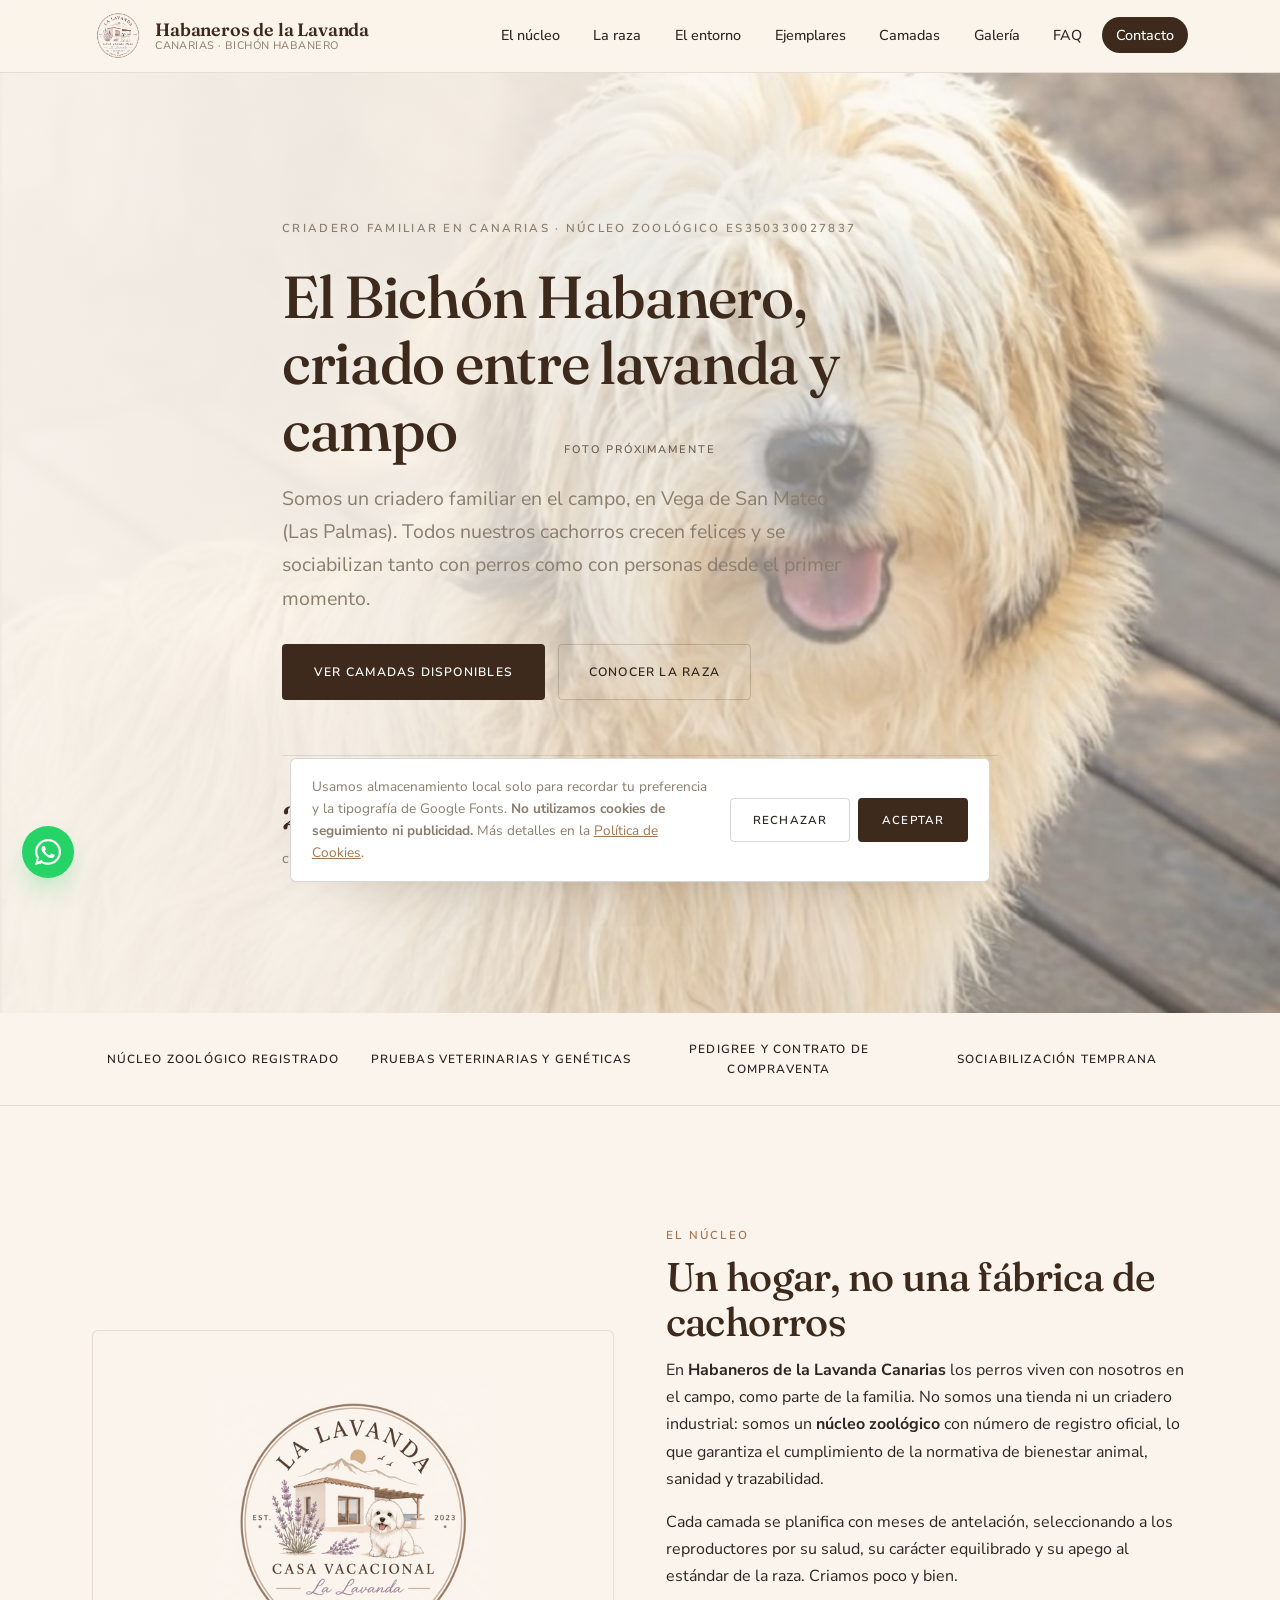
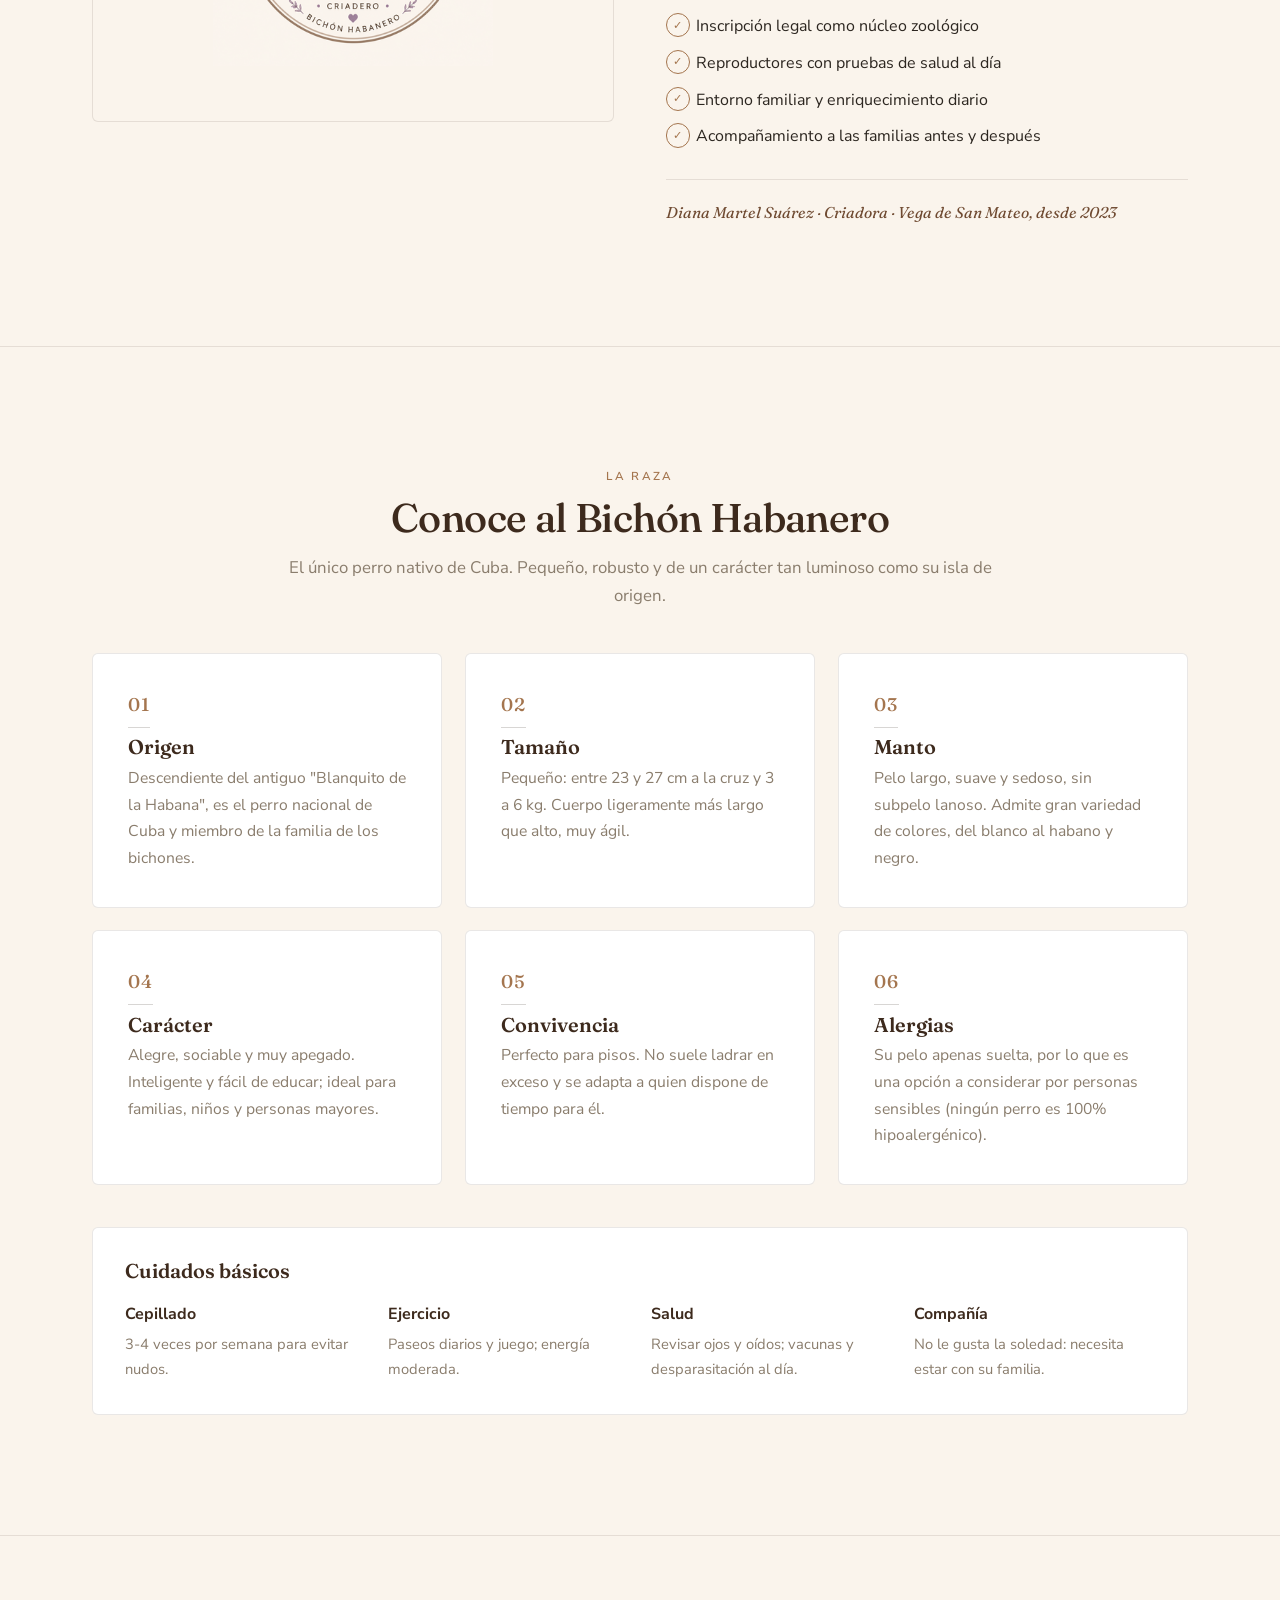
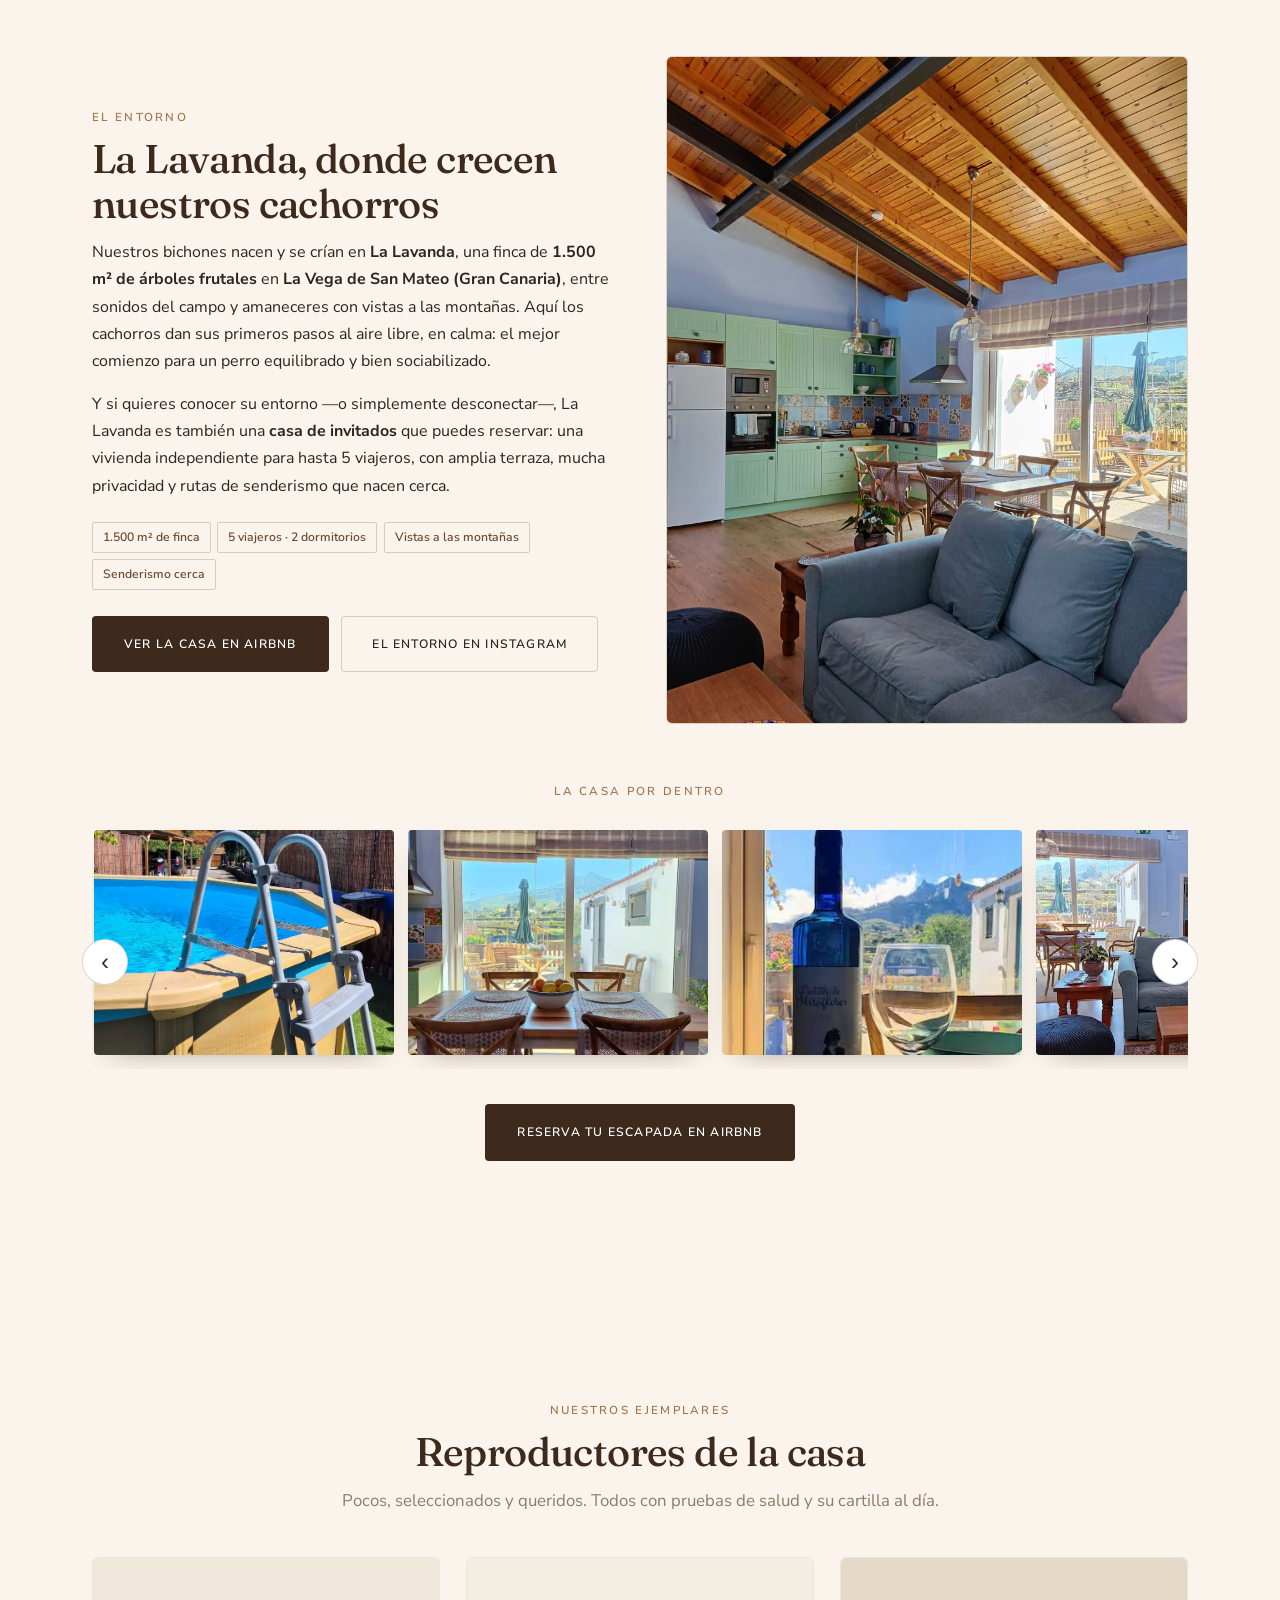
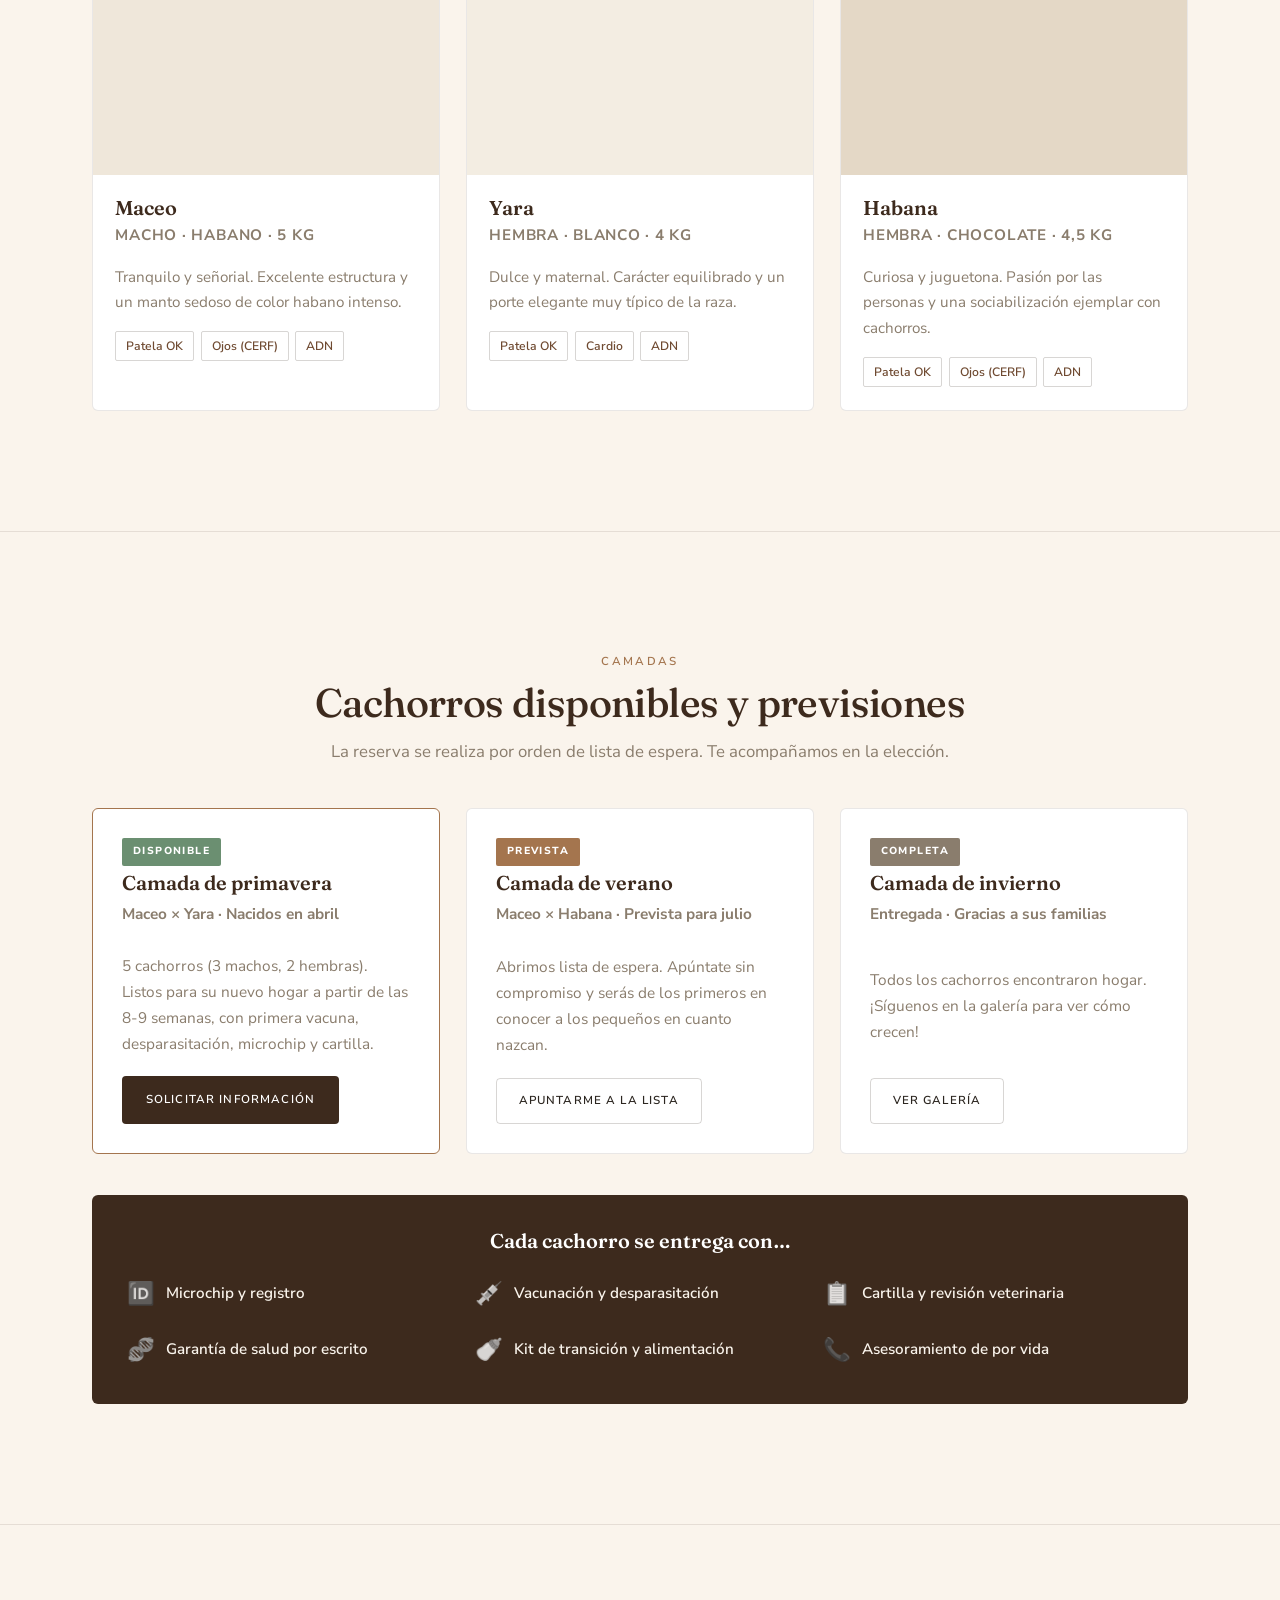
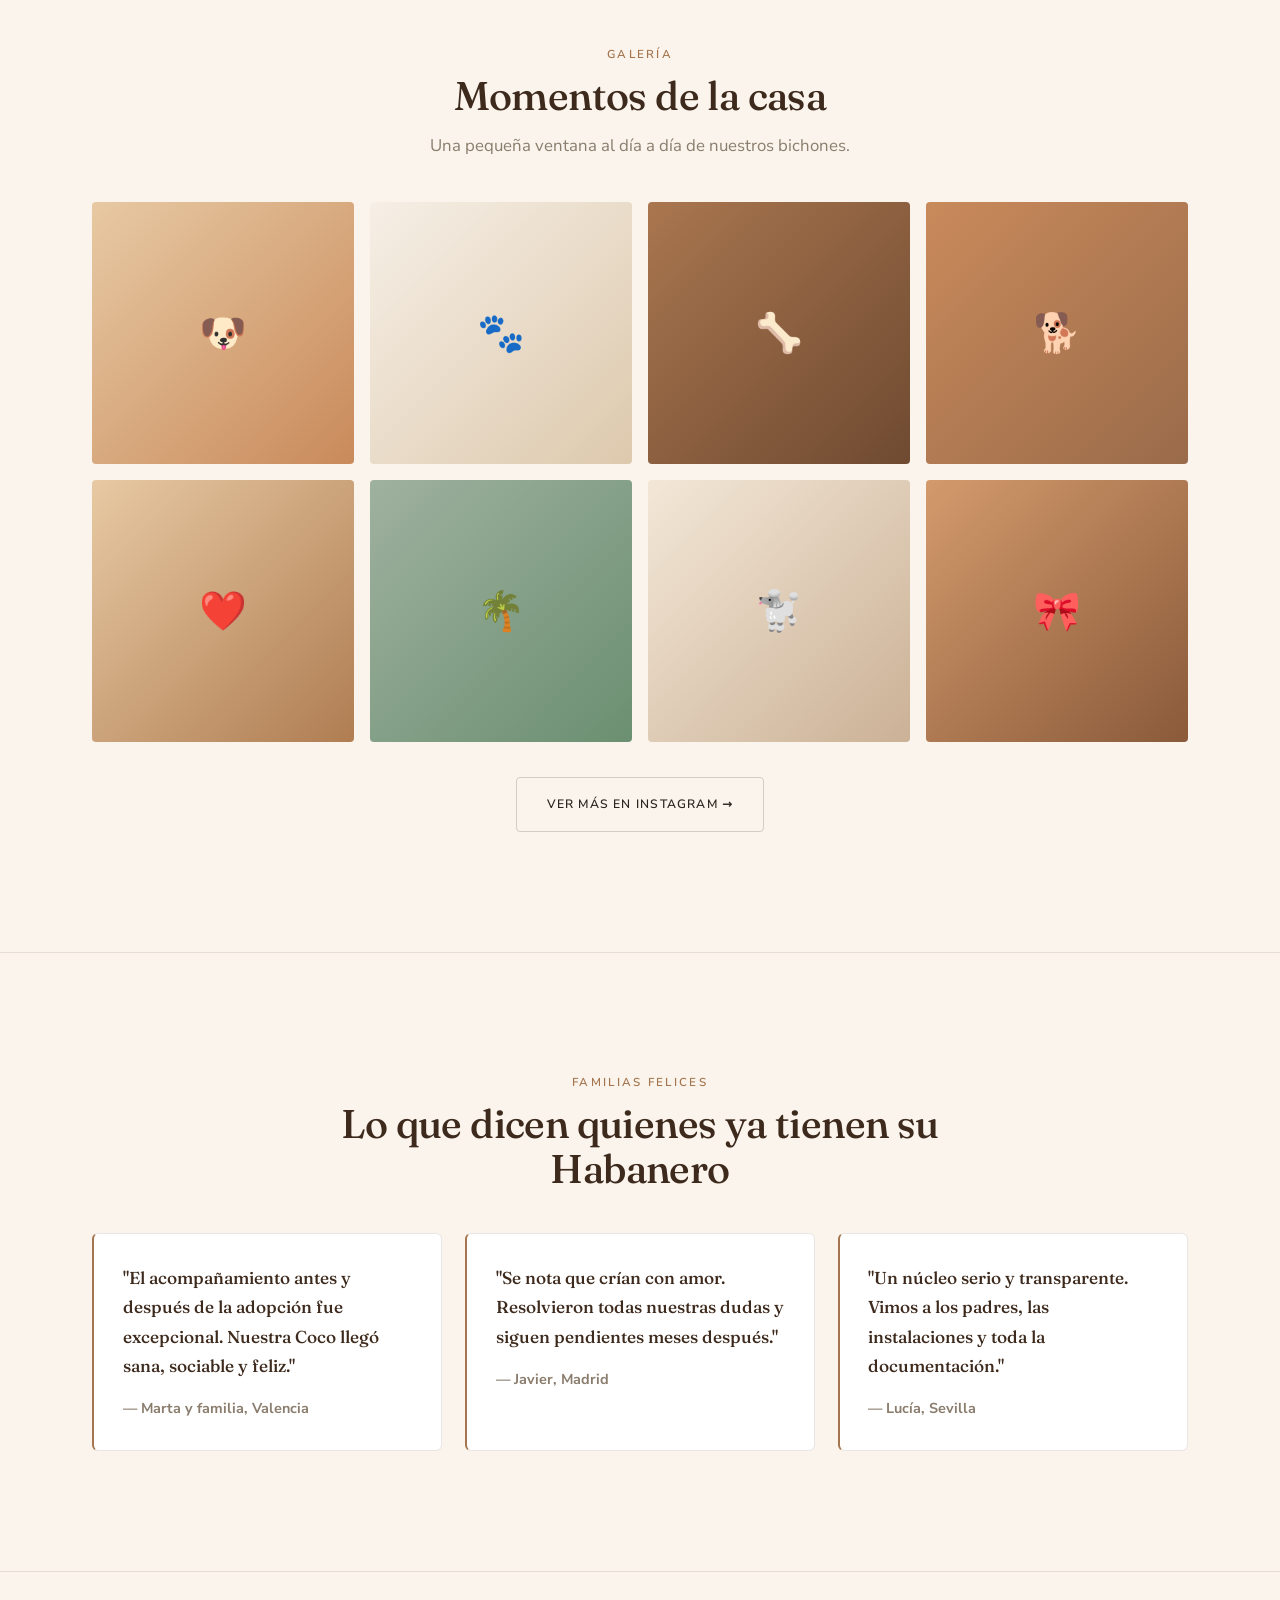
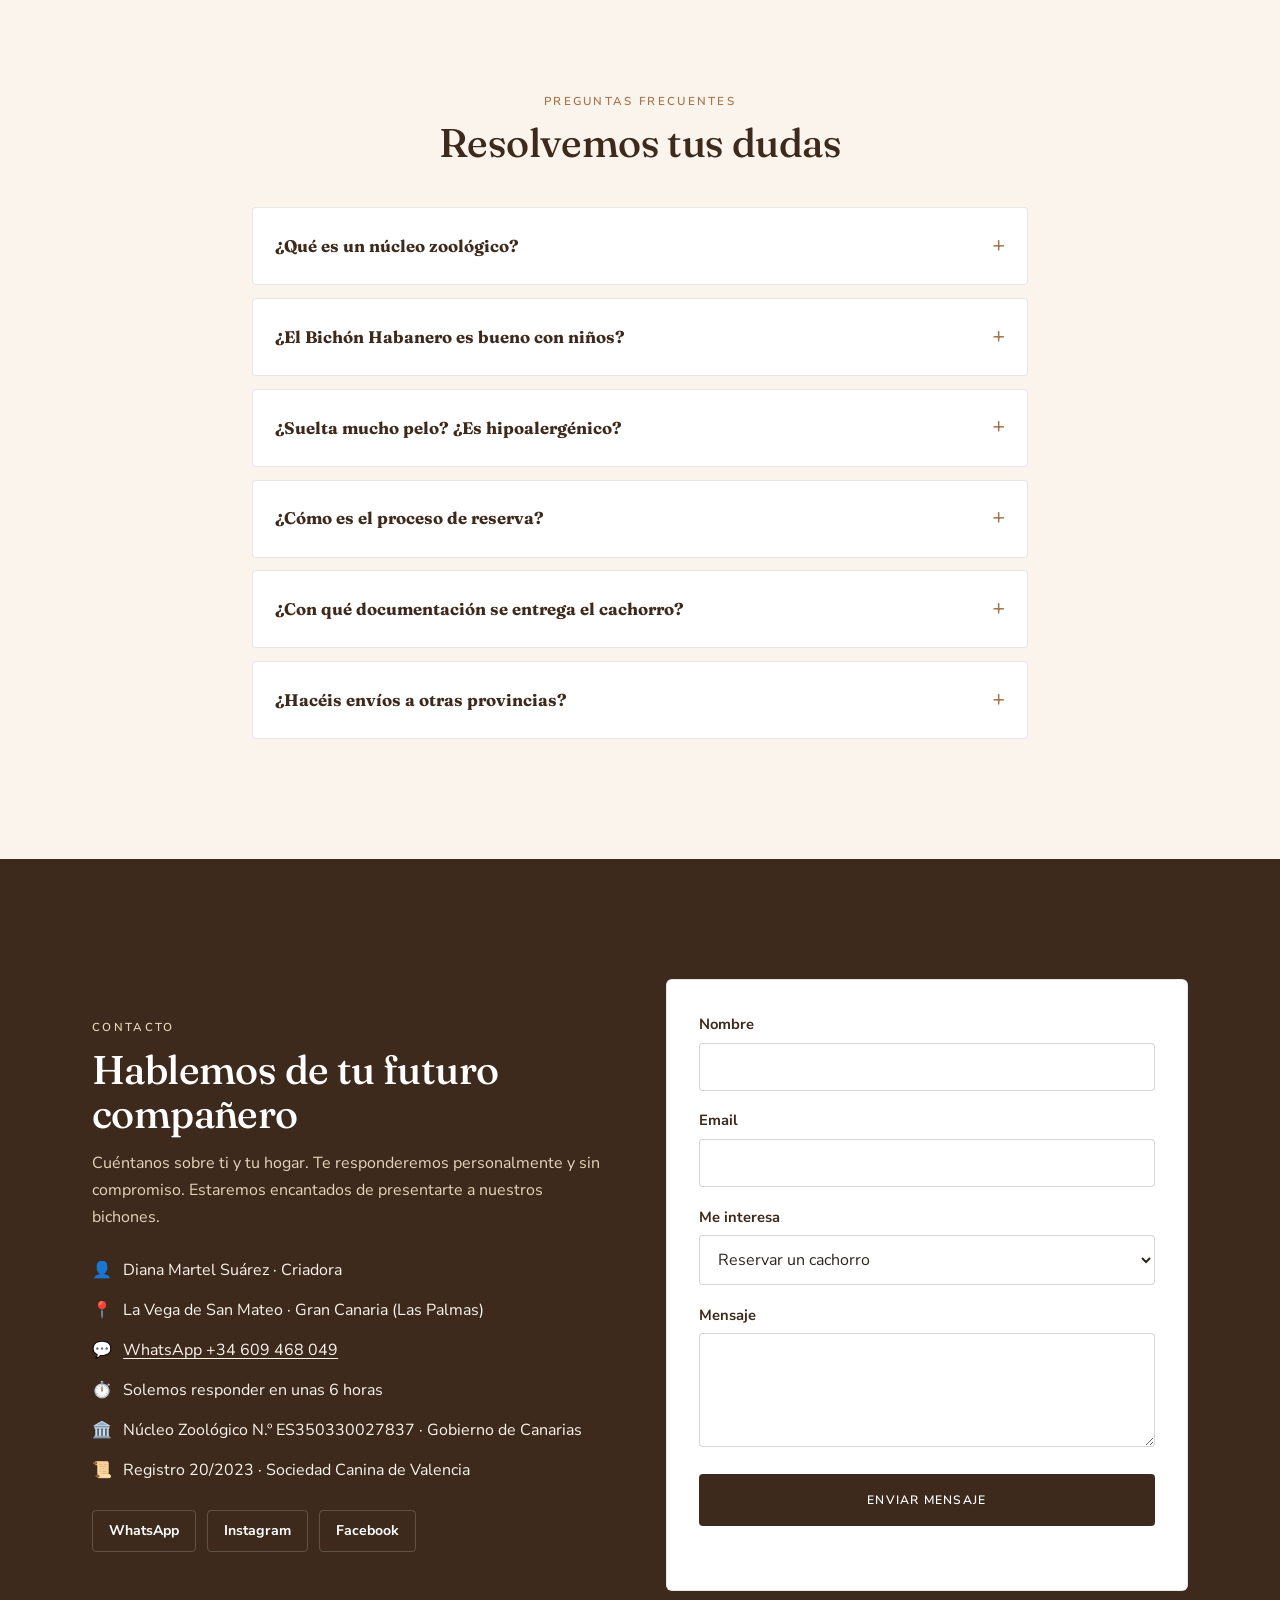
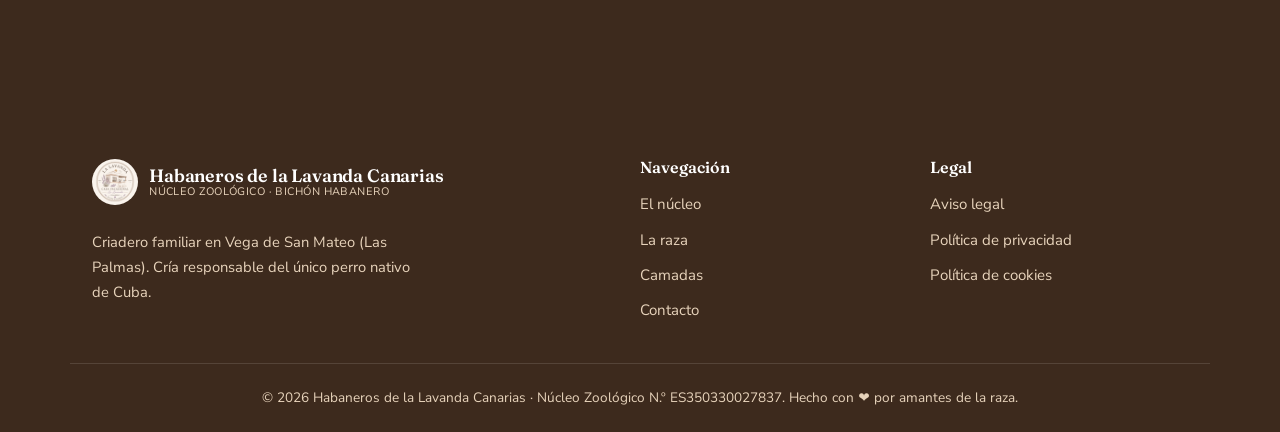
<file: index.html>
<!DOCTYPE html>
<html lang="es">
<head>
  <meta charset="UTF-8" />
  <meta name="viewport" content="width=device-width, initial-scale=1.0" />
  <title>Habaneros de la Lavanda Canarias · Criadero de Bichón Habanero</title>
  <meta name="description" content="Criadero familiar de Bichón Habanero en Vega de San Mateo (Las Palmas, Canarias). Núcleo zoológico registrado. Cachorros sanos, felices y sociabilizados desde el primer día." />
  <meta name="theme-color" content="#9a6b4a" />
  <link rel="preconnect" href="https://fonts.googleapis.com" />
  <link rel="preconnect" href="https://fonts.gstatic.com" crossorigin />
  <link href="https://fonts.googleapis.com/css2?family=Fraunces:opsz,wght@9..144,400;9..144,500;9..144,600;9..144,700&family=Nunito+Sans:wght@300;400;600;700&display=swap" rel="stylesheet" />
  <link rel="icon" href="assets/logo-favicon.png" type="image/png" />
  <link rel="stylesheet" href="css/styles.css" />
</head>
<body>
  <a class="skip-link" href="#contenido">Saltar al contenido</a>

  <!-- Barra de progreso de lectura -->
  <div class="scroll-progress" id="scrollProgress" aria-hidden="true"></div>

  <!-- ====== HEADER / NAV ====== -->
  <header class="site-header" id="top">
    <div class="container nav-wrap">
      <a class="brand" href="#top" aria-label="Inicio">
        <img src="assets/logo.png" alt="Logotipo de Habaneros de la Lavanda Canarias" width="52" height="52" class="brand-mark" />
        <span class="brand-text">
          <strong>Habaneros de la Lavanda</strong>
          <small>Canarias · Bichón Habanero</small>
        </span>
      </a>

      <button class="nav-toggle" id="navToggle" aria-expanded="false" aria-controls="navMenu" aria-label="Abrir menú">
        <span></span><span></span><span></span>
      </button>

      <nav class="nav" id="navMenu" aria-label="Navegación principal">
        <ul>
          <li><a href="#nosotros">El núcleo</a></li>
          <li><a href="#raza">La raza</a></li>
          <li><a href="#entorno">El entorno</a></li>
          <li><a href="#ejemplares">Ejemplares</a></li>
          <li><a href="#camadas">Camadas</a></li>
          <li><a href="#galeria">Galería</a></li>
          <li><a href="#faq">FAQ</a></li>
          <li><a class="nav-cta" href="#contacto">Contacto</a></li>
        </ul>
      </nav>
    </div>
  </header>

  <main id="contenido">

    <!-- ====== HERO ====== -->
    <section class="hero">
      <div class="hero-bg" aria-hidden="true"></div>
      <div class="container hero-inner">
        <p class="eyebrow">Criadero familiar en Canarias · Núcleo Zoológico ES350330027837</p>
        <h1>El Bichón Habanero,<br />criado entre lavanda y campo</h1>
        <p class="lead">
          Somos un criadero familiar en el campo, en Vega de San Mateo (Las Palmas).
          Todos nuestros cachorros crecen felices y se sociabilizan tanto con
          perros como con personas desde el primer momento.
        </p>
        <div class="hero-actions">
          <a class="btn btn-primary" href="#camadas">Ver camadas disponibles</a>
          <a class="btn btn-ghost" href="#raza">Conocer la raza</a>
        </div>
        <ul class="hero-stats">
          <li><strong>2023</strong><span>criando con dedicación</span></li>
          <li><strong>Canarias</strong><span>Vega de San Mateo</span></li>
          <li><strong>∞</strong><span>seguimiento de por vida</span></li>
        </ul>
      </div>
    </section>

    <!-- ====== TRUST BAR ====== -->
    <section class="trust">
      <div class="container trust-grid">
        <div class="trust-item"><span class="ico">🏛️</span> Núcleo zoológico registrado</div>
        <div class="trust-item"><span class="ico">🩺</span> Pruebas veterinarias y genéticas</div>
        <div class="trust-item"><span class="ico">📜</span> Pedigree y contrato de compraventa</div>
        <div class="trust-item"><span class="ico">❤️</span> Sociabilización temprana</div>
      </div>
    </section>

    <!-- ====== SOBRE NOSOTROS ====== -->
    <section class="section" id="nosotros">
      <div class="container two-col">
        <div class="media-card media-logo">
          <img src="assets/logo.png" alt="Emblema de La Lavanda · Criadero de Bichón Habanero" />
        </div>
        <div>
          <p class="kicker">El núcleo</p>
          <h2>Un hogar, no una fábrica de cachorros</h2>
          <p>
            En <strong>Habaneros de la Lavanda Canarias</strong> los perros viven
            con nosotros en el campo, como parte de la familia. No somos una tienda
            ni un criadero industrial: somos un <strong>núcleo zoológico</strong> con
            número de registro oficial, lo que garantiza el cumplimiento de la
            normativa de bienestar animal, sanidad y trazabilidad.
          </p>
          <p>
            Cada camada se planifica con meses de antelación, seleccionando a los
            reproductores por su salud, su carácter equilibrado y su apego al
            estándar de la raza. Criamos poco y bien.
          </p>
          <ul class="checklist">
            <li>Inscripción legal como núcleo zoológico</li>
            <li>Reproductores con pruebas de salud al día</li>
            <li>Entorno familiar y enriquecimiento diario</li>
            <li>Acompañamiento a las familias antes y después</li>
          </ul>
          <p class="signature">Diana Martel Suárez · Criadora · Vega de San Mateo, desde 2023</p>
        </div>
      </div>
    </section>

    <!-- ====== LA RAZA ====== -->
    <section class="section section-tint" id="raza">
      <div class="container">
        <header class="section-head">
          <p class="kicker">La raza</p>
          <h2>Conoce al Bichón Habanero</h2>
          <p class="section-sub">
            El único perro nativo de Cuba. Pequeño, robusto y de un carácter
            tan luminoso como su isla de origen.
          </p>
        </header>

        <div class="cards-3">
          <article class="card">
            <span class="card-ico">🌴</span>
            <h3>Origen</h3>
            <p>Descendiente del antiguo "Blanquito de la Habana", es el perro nacional de Cuba y miembro de la familia de los bichones.</p>
          </article>
          <article class="card">
            <span class="card-ico">📏</span>
            <h3>Tamaño</h3>
            <p>Pequeño: entre 23 y 27 cm a la cruz y 3 a 6 kg. Cuerpo ligeramente más largo que alto, muy ágil.</p>
          </article>
          <article class="card">
            <span class="card-ico">🧶</span>
            <h3>Manto</h3>
            <p>Pelo largo, suave y sedoso, sin subpelo lanoso. Admite gran variedad de colores, del blanco al habano y negro.</p>
          </article>
          <article class="card">
            <span class="card-ico">😊</span>
            <h3>Carácter</h3>
            <p>Alegre, sociable y muy apegado. Inteligente y fácil de educar; ideal para familias, niños y personas mayores.</p>
          </article>
          <article class="card">
            <span class="card-ico">🏠</span>
            <h3>Convivencia</h3>
            <p>Perfecto para pisos. No suele ladrar en exceso y se adapta a quien dispone de tiempo para él.</p>
          </article>
          <article class="card">
            <span class="card-ico">🤧</span>
            <h3>Alergias</h3>
            <p>Su pelo apenas suelta, por lo que es una opción a considerar por personas sensibles (ningún perro es 100% hipoalergénico).</p>
          </article>
        </div>

        <div class="care-strip">
          <h3>Cuidados básicos</h3>
          <div class="care-grid">
            <div><strong>Cepillado</strong><p>3-4 veces por semana para evitar nudos.</p></div>
            <div><strong>Ejercicio</strong><p>Paseos diarios y juego; energía moderada.</p></div>
            <div><strong>Salud</strong><p>Revisar ojos y oídos; vacunas y desparasitación al día.</p></div>
            <div><strong>Compañía</strong><p>No le gusta la soledad: necesita estar con su familia.</p></div>
          </div>
        </div>
      </div>
    </section>

    <!-- ====== EL ENTORNO · LA LAVANDA ====== -->
    <section class="section" id="entorno">
      <div class="container two-col">
        <div>
          <p class="kicker">El entorno</p>
          <h2>La Lavanda, donde crecen nuestros cachorros</h2>
          <p>
            Nuestros bichones nacen y se crían en <strong>La Lavanda</strong>, una
            finca de <strong>1.500 m² de árboles frutales</strong> en
            <strong>La Vega de San Mateo (Gran Canaria)</strong>, entre sonidos del
            campo y amaneceres con vistas a las montañas. Aquí los cachorros dan sus
            primeros pasos al aire libre, en calma: el mejor comienzo para un perro
            equilibrado y bien sociabilizado.
          </p>
          <p>
            Y si quieres conocer su entorno —o simplemente desconectar—, La Lavanda
            es también una <strong>casa de invitados</strong> que puedes reservar:
            una vivienda independiente para hasta 5 viajeros, con amplia terraza,
            mucha privacidad y rutas de senderismo que nacen cerca.
          </p>
          <ul class="tags entorno-facts">
            <li>1.500 m² de finca</li>
            <li>5 viajeros · 2 dormitorios</li>
            <li>Vistas a las montañas</li>
            <li>Senderismo cerca</li>
          </ul>
          <div class="hero-actions" style="margin-top:1.6rem">
            <a class="btn btn-primary" href="https://www.airbnb.es/rooms/770309540864551756" target="_blank" rel="noopener">Ver la casa en Airbnb</a>
            <a class="btn btn-ghost" href="https://www.instagram.com/habaneros__la_lavanda_canarias" target="_blank" rel="noopener">El entorno en Instagram</a>
          </div>
        </div>
        <div class="media-card">
          <img src="assets/lavanda.jpg" alt="Interior de la casa vacacional La Lavanda, en Gran Canaria" />
        </div>
      </div>

      <div class="container">
        <p class="kicker entorno-gallery-kicker">La casa por dentro</p>
        <div class="entorno-carousel">
          <button class="car-nav car-prev" id="carPrev" type="button" aria-label="Foto anterior">‹</button>
          <div class="entorno-track" id="entornoGallery"></div>
          <button class="car-nav car-next" id="carNext" type="button" aria-label="Foto siguiente">›</button>
        </div>
        <p class="gallery-cta">
          <a class="btn btn-primary" href="https://www.airbnb.es/rooms/770309540864551756" target="_blank" rel="noopener">Reserva tu escapada en Airbnb</a>
        </p>
      </div>
    </section>

    <!-- ====== EJEMPLARES ====== -->
    <section class="section" id="ejemplares">
      <div class="container">
        <header class="section-head">
          <p class="kicker">Nuestros ejemplares</p>
          <h2>Reproductores de la casa</h2>
          <p class="section-sub">Pocos, seleccionados y queridos. Todos con pruebas de salud y su cartilla al día.</p>
        </header>

        <div class="dogs-grid">
          <article class="dog-card">
            <div class="dog-photo" data-color="cream" aria-hidden="true">🐕</div>
            <div class="dog-body">
              <h3>Maceo</h3>
              <p class="dog-meta">Macho · Habano · 5 kg</p>
              <p>Tranquilo y señorial. Excelente estructura y un manto sedoso de color habano intenso.</p>
              <ul class="tags"><li>Patela OK</li><li>Ojos (CERF)</li><li>ADN</li></ul>
            </div>
          </article>
          <article class="dog-card">
            <div class="dog-photo" data-color="white" aria-hidden="true">🐩</div>
            <div class="dog-body">
              <h3>Yara</h3>
              <p class="dog-meta">Hembra · Blanco · 4 kg</p>
              <p>Dulce y maternal. Carácter equilibrado y un porte elegante muy típico de la raza.</p>
              <ul class="tags"><li>Patela OK</li><li>Cardio</li><li>ADN</li></ul>
            </div>
          </article>
          <article class="dog-card">
            <div class="dog-photo" data-color="choco" aria-hidden="true">🐶</div>
            <div class="dog-body">
              <h3>Habana</h3>
              <p class="dog-meta">Hembra · Chocolate · 4,5 kg</p>
              <p>Curiosa y juguetona. Pasión por las personas y una sociabilización ejemplar con cachorros.</p>
              <ul class="tags"><li>Patela OK</li><li>Ojos (CERF)</li><li>ADN</li></ul>
            </div>
          </article>
        </div>
      </div>
    </section>

    <!-- ====== CAMADAS ====== -->
    <section class="section section-tint" id="camadas">
      <div class="container">
        <header class="section-head">
          <p class="kicker">Camadas</p>
          <h2>Cachorros disponibles y previsiones</h2>
          <p class="section-sub">La reserva se realiza por orden de lista de espera. Te acompañamos en la elección.</p>
        </header>

        <div class="litters">
          <article class="litter litter-open">
            <div class="litter-status">Disponible</div>
            <h3>Camada de primavera</h3>
            <p class="litter-meta">Maceo × Yara · Nacidos en abril</p>
            <p>5 cachorros (3 machos, 2 hembras). Listos para su nuevo hogar a partir de las 8-9 semanas, con primera vacuna, desparasitación, microchip y cartilla.</p>
            <a class="btn btn-primary btn-sm" href="#contacto">Solicitar información</a>
          </article>
          <article class="litter">
            <div class="litter-status status-soon">Prevista</div>
            <h3>Camada de verano</h3>
            <p class="litter-meta">Maceo × Habana · Prevista para julio</p>
            <p>Abrimos lista de espera. Apúntate sin compromiso y serás de los primeros en conocer a los pequeños en cuanto nazcan.</p>
            <a class="btn btn-ghost btn-sm" href="#contacto">Apuntarme a la lista</a>
          </article>
          <article class="litter">
            <div class="litter-status status-closed">Completa</div>
            <h3>Camada de invierno</h3>
            <p class="litter-meta">Entregada · Gracias a sus familias</p>
            <p>Todos los cachorros encontraron hogar. ¡Síguenos en la galería para ver cómo crecen!</p>
            <a class="btn btn-ghost btn-sm" href="#galeria">Ver galería</a>
          </article>
        </div>

        <div class="guarantee">
          <h3>Cada cachorro se entrega con…</h3>
          <div class="guarantee-grid">
            <div><span>🆔</span> Microchip y registro</div>
            <div><span>💉</span> Vacunación y desparasitación</div>
            <div><span>📋</span> Cartilla y revisión veterinaria</div>
            <div><span>🧬</span> Garantía de salud por escrito</div>
            <div><span>🍼</span> Kit de transición y alimentación</div>
            <div><span>📞</span> Asesoramiento de por vida</div>
          </div>
        </div>
      </div>
    </section>

    <!-- ====== GALERÍA ====== -->
    <section class="section" id="galeria">
      <div class="container">
        <header class="section-head">
          <p class="kicker">Galería</p>
          <h2>Momentos de la casa</h2>
          <p class="section-sub">Una pequeña ventana al día a día de nuestros bichones.</p>
        </header>
        <div class="gallery" id="gallery">
          <!-- tiles generados con CSS; clic abre lightbox -->
        </div>
        <p class="gallery-cta">
          <a class="btn btn-ghost" href="https://www.instagram.com/habaneros__la_lavanda_canarias" target="_blank" rel="noopener">Ver más en Instagram →</a>
        </p>
      </div>
    </section>

    <!-- ====== TESTIMONIOS ====== -->
    <section class="section section-tint">
      <div class="container">
        <header class="section-head">
          <p class="kicker">Familias felices</p>
          <h2>Lo que dicen quienes ya tienen su Habanero</h2>
        </header>
        <div class="cards-3">
          <blockquote class="quote">
            <p>"El acompañamiento antes y después de la adopción fue excepcional. Nuestra Coco llegó sana, sociable y feliz."</p>
            <footer>— Marta y familia, Valencia</footer>
          </blockquote>
          <blockquote class="quote">
            <p>"Se nota que crían con amor. Resolvieron todas nuestras dudas y siguen pendientes meses después."</p>
            <footer>— Javier, Madrid</footer>
          </blockquote>
          <blockquote class="quote">
            <p>"Un núcleo serio y transparente. Vimos a los padres, las instalaciones y toda la documentación."</p>
            <footer>— Lucía, Sevilla</footer>
          </blockquote>
        </div>
      </div>
    </section>

    <!-- ====== FAQ ====== -->
    <section class="section" id="faq">
      <div class="container narrow">
        <header class="section-head">
          <p class="kicker">Preguntas frecuentes</p>
          <h2>Resolvemos tus dudas</h2>
        </header>

        <div class="accordion" id="accordion">
          <details>
            <summary>¿Qué es un núcleo zoológico?</summary>
            <p>Es la figura legal que autoriza la tenencia y cría de animales con fines comerciales o de reproducción. Implica inspecciones, registro sanitario y cumplimiento de la normativa de bienestar animal. Cría sin este registro no ofrece las mismas garantías.</p>
          </details>
          <details>
            <summary>¿El Bichón Habanero es bueno con niños?</summary>
            <p>Sí. Es una raza especialmente sociable, paciente y juguetona, lo que la hace ideal para familias con niños, siempre con la supervisión y el respeto adecuados hacia el animal.</p>
          </details>
          <details>
            <summary>¿Suelta mucho pelo? ¿Es hipoalergénico?</summary>
            <p>Apenas suelta pelo, ya que carece de subpelo lanoso. Por ello es una de las razas más recomendadas para personas con sensibilidad, aunque ningún perro es 100% hipoalergénico.</p>
          </details>
          <details>
            <summary>¿Cómo es el proceso de reserva?</summary>
            <p>Contactas con nosotros, charlamos sobre tus expectativas y entras en la lista de espera. Cuando nacen los cachorros, se asignan por orden de reserva. Te invitamos a conocerlos antes de la entrega, que se realiza a partir de las 8 semanas.</p>
          </details>
          <details>
            <summary>¿Con qué documentación se entrega el cachorro?</summary>
            <p>Microchip y registro, cartilla veterinaria con vacunas y desparasitaciones, contrato de compraventa, garantía de salud por escrito y, opcionalmente, pedigree de la LOE/RSCE.</p>
          </details>
          <details>
            <summary>¿Hacéis envíos a otras provincias?</summary>
            <p>Priorizamos la entrega en persona para conocer a la familia. Estudiamos cada caso para garantizar siempre el bienestar y un transporte seguro del cachorro.</p>
          </details>
        </div>
      </div>
    </section>

    <!-- ====== CONTACTO ====== -->
    <section class="section section-dark" id="contacto">
      <div class="container two-col">
        <div>
          <p class="kicker kicker-light">Contacto</p>
          <h2>Hablemos de tu futuro compañero</h2>
          <p>Cuéntanos sobre ti y tu hogar. Te responderemos personalmente y sin compromiso. Estaremos encantados de presentarte a nuestros bichones.</p>
          <ul class="contact-list">
            <li><span>👤</span> Diana Martel Suárez · Criadora</li>
            <li><span>📍</span> La Vega de San Mateo · Gran Canaria (Las Palmas)</li>
            <li><span>💬</span> <a href="https://wa.me/34609468049?text=Hola%2C%20me%20interesa%20un%20cachorro%20de%20Bich%C3%B3n%20Habanero" target="_blank" rel="noopener">WhatsApp +34 609 468 049</a></li>
            <li><span>⏱️</span> Solemos responder en unas 6 horas</li>
            <li><span>🏛️</span> Núcleo Zoológico N.º ES350330027837 · Gobierno de Canarias</li>
            <li><span>📜</span> Registro 20/2023 · Sociedad Canina de Valencia</li>
          </ul>
          <div class="socials" aria-label="Redes sociales">
            <a href="https://wa.me/34609468049?text=Hola%2C%20me%20interesa%20un%20cachorro%20de%20Bich%C3%B3n%20Habanero" target="_blank" rel="noopener" aria-label="WhatsApp +34 609 468 049">WhatsApp</a>
            <a href="https://www.instagram.com/habaneros__la_lavanda_canarias" target="_blank" rel="noopener" aria-label="Instagram de Habaneros de la Lavanda Canarias">Instagram</a>
            <a href="https://www.facebook.com/diana.martelsuarez" target="_blank" rel="noopener" aria-label="Facebook de Diana Martel Suárez">Facebook</a>
          </div>
        </div>

        <form class="contact-form" id="contactForm" novalidate>
          <div class="field">
            <label for="nombre">Nombre</label>
            <input type="text" id="nombre" name="nombre" required autocomplete="name" />
          </div>
          <div class="field">
            <label for="email">Email</label>
            <input type="email" id="email" name="email" required autocomplete="email" />
          </div>
          <div class="field">
            <label for="interes">Me interesa</label>
            <select id="interes" name="interes">
              <option>Reservar un cachorro</option>
              <option>Entrar en la lista de espera</option>
              <option>Información sobre la raza</option>
              <option>Visitar el núcleo</option>
            </select>
          </div>
          <div class="field">
            <label for="mensaje">Mensaje</label>
            <textarea id="mensaje" name="mensaje" rows="4" required></textarea>
          </div>
          <button type="submit" class="btn btn-primary">Enviar mensaje</button>
          <p class="form-note" id="formNote" role="status" aria-live="polite"></p>
        </form>
      </div>
    </section>
  </main>

  <!-- ====== FOOTER ====== -->
  <footer class="site-footer">
    <div class="container footer-grid">
      <div>
        <div class="brand brand-footer">
          <img src="assets/logo.png" alt="Logotipo de Habaneros de la Lavanda Canarias" width="46" height="46" />
          <span class="brand-text"><strong>Habaneros de la Lavanda Canarias</strong><small>Núcleo Zoológico · Bichón Habanero</small></span>
        </div>
        <p class="footer-note">Criadero familiar en Vega de San Mateo (Las Palmas). Cría responsable del único perro nativo de Cuba.</p>
      </div>
      <nav aria-label="Pie de página">
        <h4>Navegación</h4>
        <ul>
          <li><a href="#nosotros">El núcleo</a></li>
          <li><a href="#raza">La raza</a></li>
          <li><a href="#camadas">Camadas</a></li>
          <li><a href="#contacto">Contacto</a></li>
        </ul>
      </nav>
      <div>
        <h4>Legal</h4>
        <ul>
          <li><a href="aviso-legal.html">Aviso legal</a></li>
          <li><a href="privacidad.html">Política de privacidad</a></li>
          <li><a href="cookies.html">Política de cookies</a></li>
        </ul>
      </div>
    </div>
    <div class="container footer-bottom">
      <p>© <span id="year"></span> Habaneros de la Lavanda Canarias · Núcleo Zoológico N.º ES350330027837. Hecho con ❤️ por amantes de la raza.</p>
    </div>
  </footer>

  <a class="wa-float" href="https://wa.me/34609468049?text=Hola%2C%20me%20interesa%20un%20cachorro%20de%20Bich%C3%B3n%20Habanero" target="_blank" rel="noopener" aria-label="Escríbenos por WhatsApp">
    <svg viewBox="0 0 24 24" width="26" height="26" fill="currentColor" aria-hidden="true">
      <path d="M.057 24l1.687-6.163a11.867 11.867 0 01-1.587-5.946C.16 5.335 5.495 0 12.05 0a11.82 11.82 0 018.413 3.488 11.82 11.82 0 013.48 8.414c-.003 6.557-5.338 11.892-11.893 11.892a11.9 11.9 0 01-5.688-1.448L.057 24zm6.597-3.807c1.676.995 3.276 1.591 5.392 1.592 5.448 0 9.886-4.434 9.889-9.885.002-5.462-4.415-9.89-9.881-9.892-5.452 0-9.887 4.434-9.889 9.884a9.86 9.86 0 001.51 5.26l-.999 3.648 3.978-1.715zm11.387-5.464c-.074-.124-.272-.198-.57-.347-.297-.149-1.758-.868-2.031-.967-.272-.099-.47-.149-.669.149-.198.297-.768.967-.941 1.165-.173.198-.347.223-.644.074-.297-.149-1.255-.462-2.39-1.475-.883-.788-1.48-1.761-1.653-2.059-.173-.297-.018-.458.13-.606.134-.133.297-.347.446-.521.151-.172.2-.296.3-.495.099-.198.05-.372-.025-.521-.075-.148-.669-1.611-.916-2.206-.242-.579-.487-.501-.669-.51l-.57-.01c-.198 0-.52.074-.792.372s-1.04 1.016-1.04 2.479 1.065 2.876 1.213 3.074c.149.198 2.095 3.2 5.076 4.487.709.306 1.263.489 1.694.626.712.226 1.36.194 1.872.118.571-.085 1.758-.719 2.006-1.413.248-.695.248-1.29.173-1.414z"/>
    </svg>
  </a>

  <button class="to-top" id="toTop" aria-label="Volver arriba">↑</button>

  <!-- Aviso de cookies -->
  <div class="cookie-banner" id="cookieBanner" role="dialog" aria-live="polite" aria-label="Aviso de cookies" hidden>
    <p>Usamos almacenamiento local solo para recordar tu preferencia y la tipografía de Google Fonts. <strong>No utilizamos cookies de seguimiento ni publicidad.</strong> Más detalles en la <a href="cookies.html">Política de Cookies</a>.</p>
    <div class="cookie-actions">
      <button class="btn btn-ghost btn-sm" id="cookieReject" type="button">Rechazar</button>
      <button class="btn btn-primary btn-sm" id="cookieAccept" type="button">Aceptar</button>
    </div>
  </div>

  <!-- Lightbox -->
  <div class="lightbox" id="lightbox" aria-hidden="true">
    <button class="lb-close" id="lbClose" aria-label="Cerrar">✕</button>
    <div class="lb-content" id="lbContent"></div>
  </div>

  <script src="js/script.js"></script>
  <script src="js/cookies.js"></script>
</body>
</html>
</file>
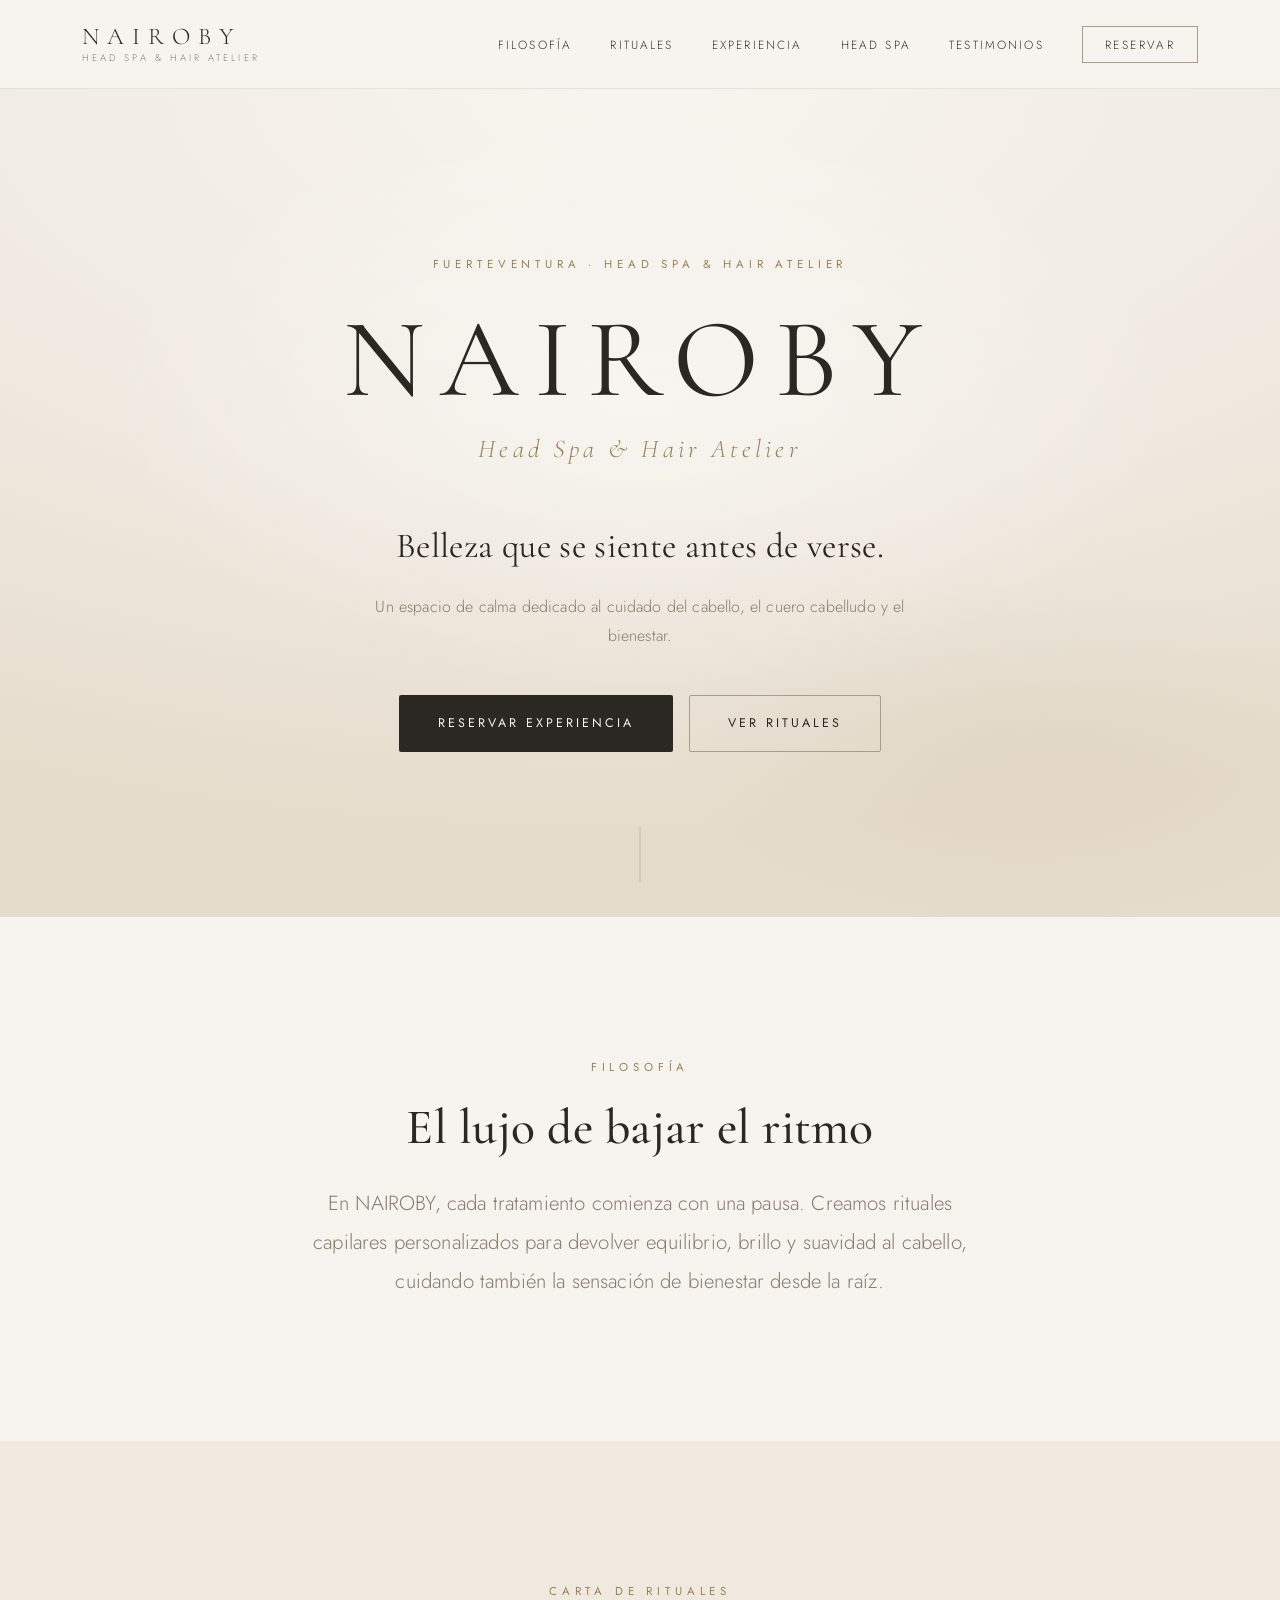
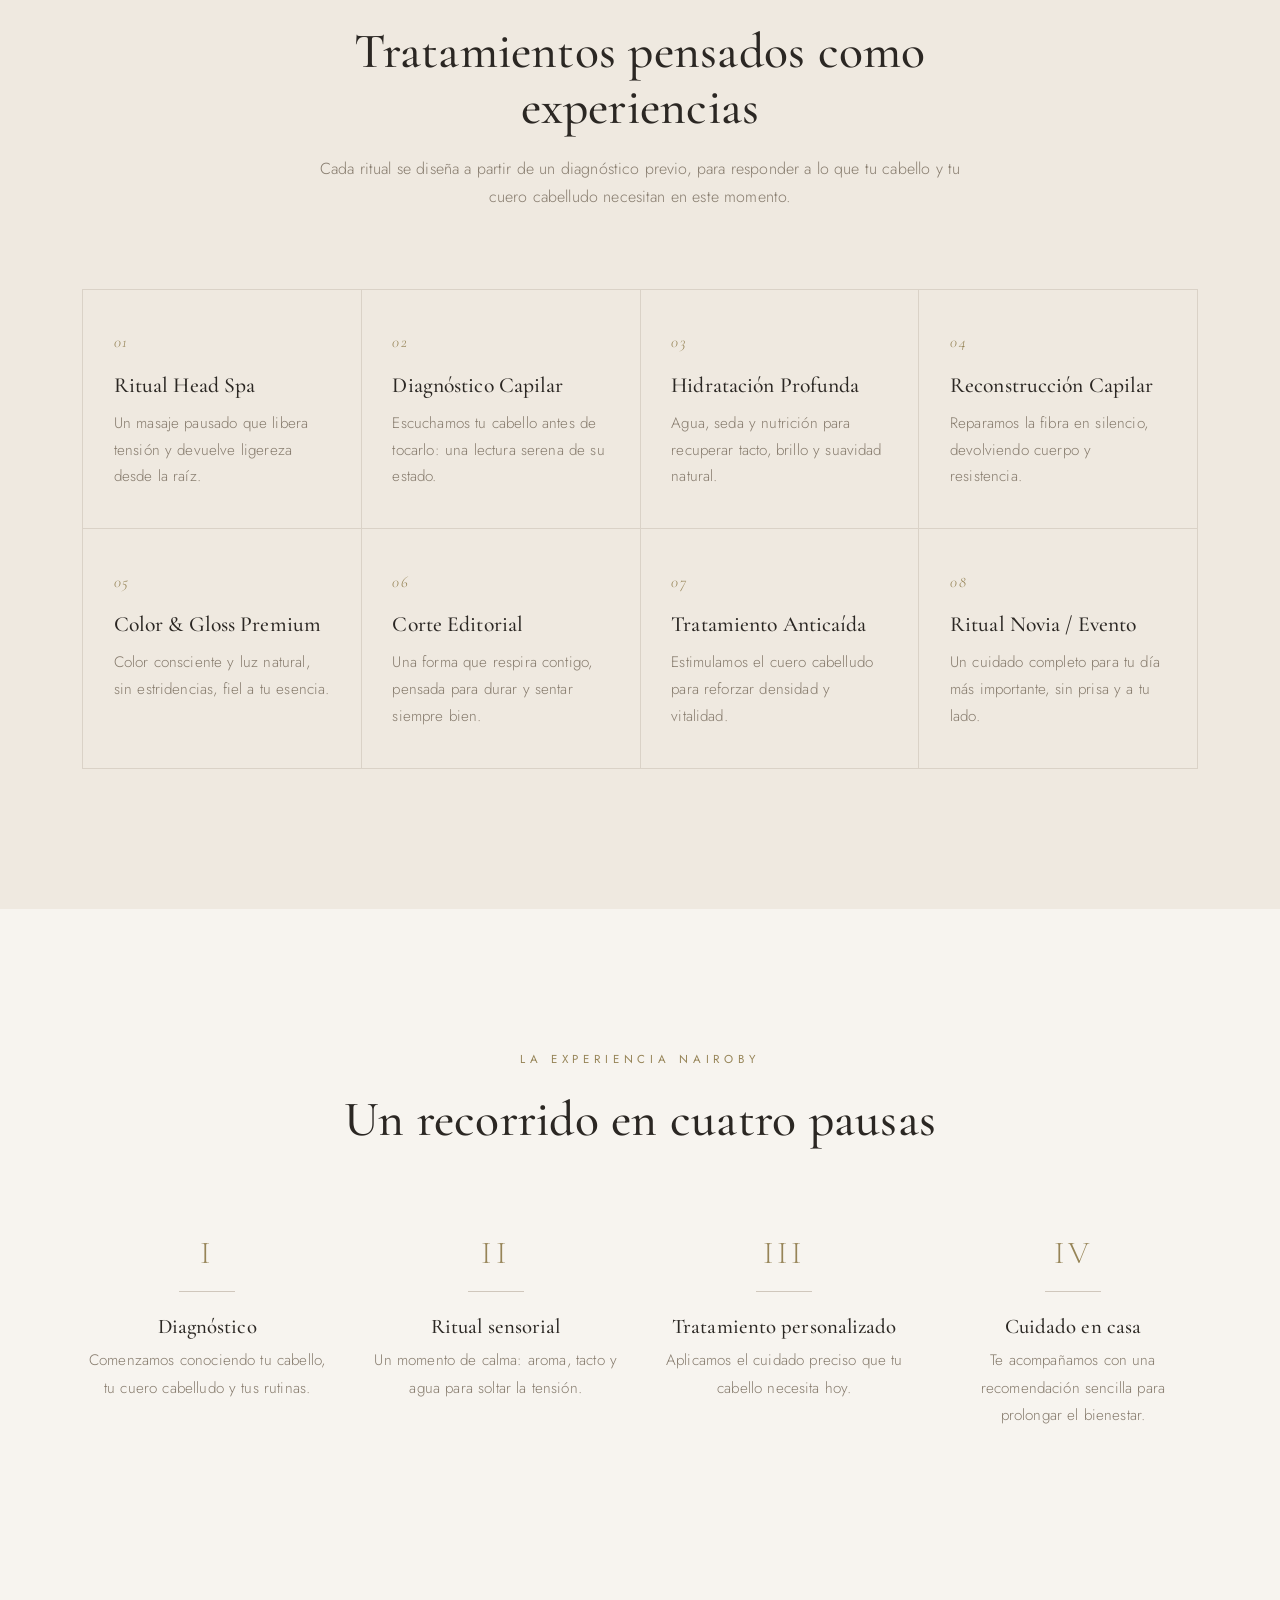
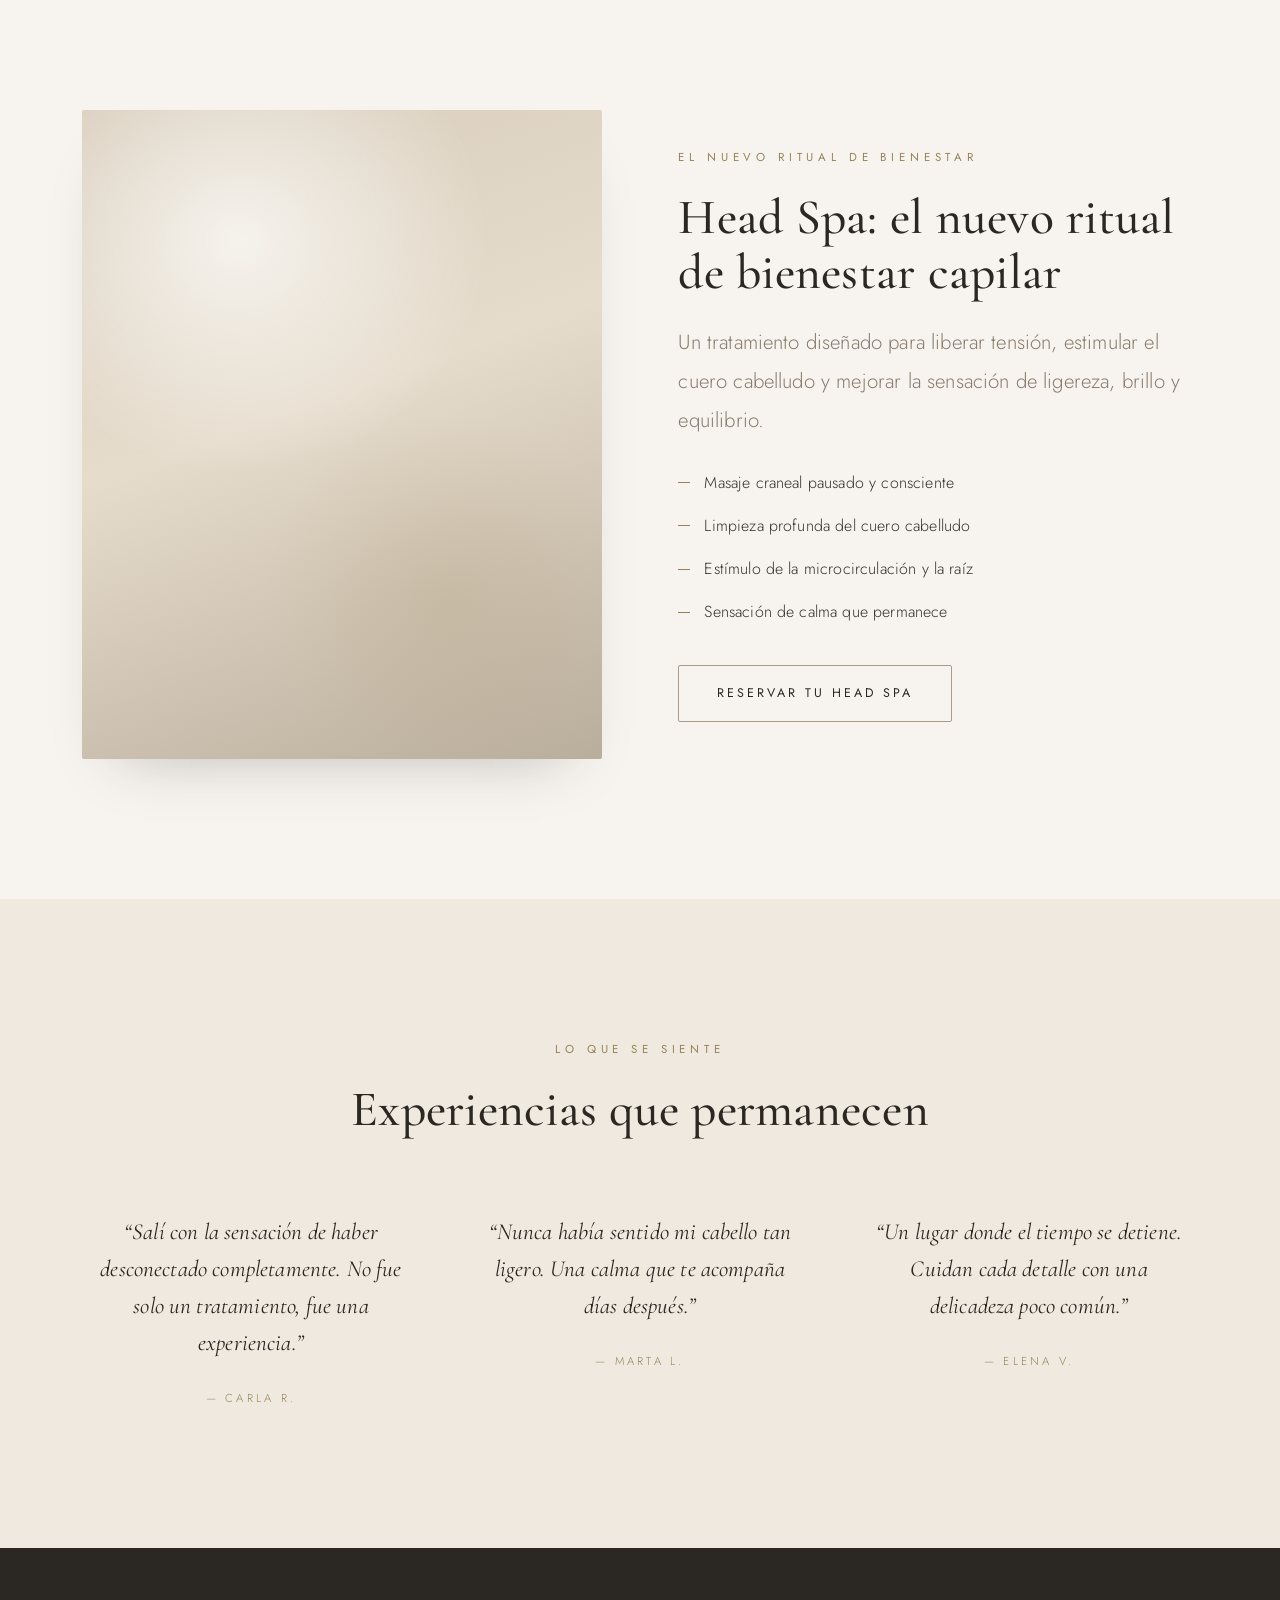
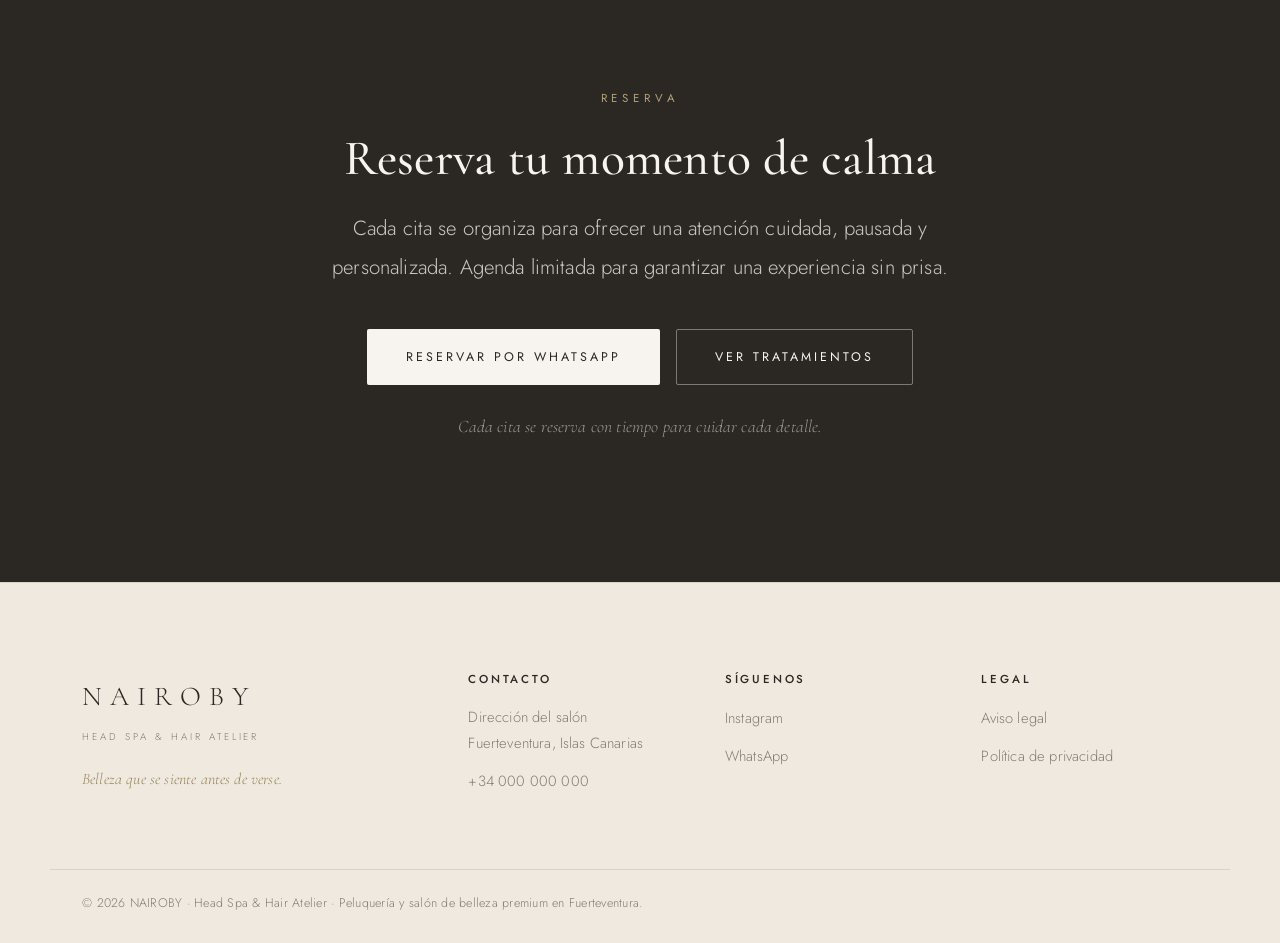
<file: nairoby/index.html>
<!DOCTYPE html>
<html lang="es">
<head>
  <meta charset="UTF-8" />
  <meta name="viewport" content="width=device-width, initial-scale=1.0" />
  <title>NAIROBY · Head Spa &amp; Hair Atelier en Fuerteventura</title>
  <meta name="description" content="NAIROBY — Head Spa &amp; Hair Atelier en Fuerteventura. Un espacio de calma dedicado al cuidado del cabello, el cuero cabelludo y el bienestar. Rituales capilares, diagnóstico y tratamientos sensoriales en un salón de belleza premium." />
  <meta name="theme-color" content="#efe9e0" />

  <!-- Open Graph -->
  <meta property="og:type" content="website" />
  <meta property="og:title" content="NAIROBY · Head Spa &amp; Hair Atelier" />
  <meta property="og:description" content="Belleza que se siente antes de verse. Head Spa y rituales capilares en Fuerteventura." />
  <meta property="og:locale" content="es_ES" />

  <link rel="preconnect" href="https://fonts.googleapis.com" />
  <link rel="preconnect" href="https://fonts.gstatic.com" crossorigin />
  <link href="https://fonts.googleapis.com/css2?family=Cormorant+Garamond:ital,wght@0,400;0,500;0,600;1,400&family=Jost:wght@300;400;500&display=swap" rel="stylesheet" />
  <link rel="icon" href="data:image/svg+xml,%3Csvg xmlns='http://www.w3.org/2000/svg' viewBox='0 0 32 32'%3E%3Crect width='32' height='32' fill='%23efe9e0'/%3E%3Ctext x='16' y='22' font-family='Georgia,serif' font-size='18' text-anchor='middle' fill='%232b2723'%3EN%3C/text%3E%3C/svg%3E" />
  <link rel="stylesheet" href="css/styles.css" />
</head>
<body>
  <a class="skip-link" href="#contenido">Saltar al contenido</a>

  <!-- ====== HEADER / NAV ====== -->
  <header class="site-header" id="top">
    <div class="container nav-wrap">
      <a class="brand" href="#top" aria-label="NAIROBY — inicio">
        <span class="brand-name">NAIROBY</span>
        <span class="brand-sub">Head Spa &amp; Hair Atelier</span>
      </a>

      <button class="nav-toggle" id="navToggle" aria-expanded="false" aria-controls="navMenu" aria-label="Abrir menú">
        <span></span><span></span><span></span>
      </button>

      <nav class="nav" id="navMenu" aria-label="Navegación principal">
        <ul>
          <li><a href="#manifiesto">Filosofía</a></li>
          <li><a href="#rituales">Rituales</a></li>
          <li><a href="#experiencia">Experiencia</a></li>
          <li><a href="#headspa">Head Spa</a></li>
          <li><a href="#testimonios">Testimonios</a></li>
          <li><a class="nav-cta" href="#reserva">Reservar</a></li>
        </ul>
      </nav>
    </div>
  </header>

  <main id="contenido">

    <!-- ====== HERO ====== -->
    <section class="hero" aria-label="Presentación de NAIROBY">
      <div class="hero-veil"></div>
      <div class="container hero-inner">
        <p class="eyebrow reveal">Fuerteventura · Head Spa &amp; Hair Atelier</p>
        <h1 class="reveal">NAIROBY</h1>
        <p class="hero-sub reveal">Head Spa &amp; Hair Atelier</p>
        <p class="claim reveal">Belleza que se siente antes de verse.</p>
        <p class="hero-text reveal">Un espacio de calma dedicado al cuidado del cabello, el cuero cabelludo y el bienestar.</p>
        <div class="hero-cta reveal">
          <a class="btn btn-solid" href="#reserva">Reservar experiencia</a>
          <a class="btn btn-line" href="#rituales">Ver rituales</a>
        </div>
      </div>
      <a class="scroll-hint" href="#manifiesto" aria-label="Desplazarse hacia abajo">
        <span></span>
      </a>
    </section>

    <!-- ====== MANIFIESTO ====== -->
    <section class="section manifiesto" id="manifiesto">
      <div class="container narrow center">
        <p class="eyebrow reveal">Filosofía</p>
        <h2 class="reveal">El lujo de bajar el ritmo</h2>
        <p class="lead reveal">
          En NAIROBY, cada tratamiento comienza con una pausa. Creamos rituales
          capilares personalizados para devolver equilibrio, brillo y suavidad al
          cabello, cuidando también la sensación de bienestar desde la raíz.
        </p>
      </div>
    </section>

    <!-- ====== RITUALES / SERVICIOS ====== -->
    <section class="section section-tint" id="rituales">
      <div class="container">
        <header class="section-head reveal">
          <p class="eyebrow">Carta de rituales</p>
          <h2>Tratamientos pensados como experiencias</h2>
          <p class="section-intro">
            Cada ritual se diseña a partir de un diagnóstico previo, para responder
            a lo que tu cabello y tu cuero cabelludo necesitan en este momento.
          </p>
        </header>

        <div class="ritual-grid">
          <article class="ritual reveal">
            <span class="ritual-index">01</span>
            <h3>Ritual Head Spa</h3>
            <p>Un masaje pausado que libera tensión y devuelve ligereza desde la raíz.</p>
          </article>
          <article class="ritual reveal">
            <span class="ritual-index">02</span>
            <h3>Diagnóstico Capilar</h3>
            <p>Escuchamos tu cabello antes de tocarlo: una lectura serena de su estado.</p>
          </article>
          <article class="ritual reveal">
            <span class="ritual-index">03</span>
            <h3>Hidratación Profunda</h3>
            <p>Agua, seda y nutrición para recuperar tacto, brillo y suavidad natural.</p>
          </article>
          <article class="ritual reveal">
            <span class="ritual-index">04</span>
            <h3>Reconstrucción Capilar</h3>
            <p>Reparamos la fibra en silencio, devolviendo cuerpo y resistencia.</p>
          </article>
          <article class="ritual reveal">
            <span class="ritual-index">05</span>
            <h3>Color &amp; Gloss Premium</h3>
            <p>Color consciente y luz natural, sin estridencias, fiel a tu esencia.</p>
          </article>
          <article class="ritual reveal">
            <span class="ritual-index">06</span>
            <h3>Corte Editorial</h3>
            <p>Una forma que respira contigo, pensada para durar y sentar siempre bien.</p>
          </article>
          <article class="ritual reveal">
            <span class="ritual-index">07</span>
            <h3>Tratamiento Anticaída</h3>
            <p>Estimulamos el cuero cabelludo para reforzar densidad y vitalidad.</p>
          </article>
          <article class="ritual reveal">
            <span class="ritual-index">08</span>
            <h3>Ritual Novia / Evento</h3>
            <p>Un cuidado completo para tu día más importante, sin prisa y a tu lado.</p>
          </article>
        </div>
      </div>
    </section>

    <!-- ====== EXPERIENCIA NAIROBY ====== -->
    <section class="section experiencia" id="experiencia">
      <div class="container">
        <header class="section-head reveal">
          <p class="eyebrow">La experiencia NAIROBY</p>
          <h2>Un recorrido en cuatro pausas</h2>
        </header>

        <ol class="steps">
          <li class="step reveal">
            <span class="step-num">I</span>
            <h3>Diagnóstico</h3>
            <p>Comenzamos conociendo tu cabello, tu cuero cabelludo y tus rutinas.</p>
          </li>
          <li class="step reveal">
            <span class="step-num">II</span>
            <h3>Ritual sensorial</h3>
            <p>Un momento de calma: aroma, tacto y agua para soltar la tensión.</p>
          </li>
          <li class="step reveal">
            <span class="step-num">III</span>
            <h3>Tratamiento personalizado</h3>
            <p>Aplicamos el cuidado preciso que tu cabello necesita hoy.</p>
          </li>
          <li class="step reveal">
            <span class="step-num">IV</span>
            <h3>Cuidado en casa</h3>
            <p>Te acompañamos con una recomendación sencilla para prolongar el bienestar.</p>
          </li>
        </ol>
      </div>
    </section>

    <!-- ====== HEAD SPA ====== -->
    <section class="section headspa" id="headspa">
      <div class="container split">
        <div class="split-media reveal" role="img" aria-label="Ambiente sereno de Head Spa con agua y luz natural"></div>
        <div class="split-text reveal">
          <p class="eyebrow">El nuevo ritual de bienestar</p>
          <h2>Head Spa: el nuevo ritual de bienestar capilar</h2>
          <p class="lead">
            Un tratamiento diseñado para liberar tensión, estimular el cuero
            cabelludo y mejorar la sensación de ligereza, brillo y equilibrio.
          </p>
          <ul class="feature-list">
            <li>Masaje craneal pausado y consciente</li>
            <li>Limpieza profunda del cuero cabelludo</li>
            <li>Estímulo de la microcirculación y la raíz</li>
            <li>Sensación de calma que permanece</li>
          </ul>
          <a class="btn btn-line" href="#reserva">Reservar tu Head Spa</a>
        </div>
      </div>
    </section>

    <!-- ====== TESTIMONIOS ====== -->
    <section class="section section-tint testimonios" id="testimonios">
      <div class="container">
        <header class="section-head reveal">
          <p class="eyebrow">Lo que se siente</p>
          <h2>Experiencias que permanecen</h2>
        </header>

        <div class="quote-grid">
          <figure class="quote reveal">
            <blockquote>“Salí con la sensación de haber desconectado completamente. No fue solo un tratamiento, fue una experiencia.”</blockquote>
            <figcaption>— Carla R.</figcaption>
          </figure>
          <figure class="quote reveal">
            <blockquote>“Nunca había sentido mi cabello tan ligero. Una calma que te acompaña días después.”</blockquote>
            <figcaption>— Marta L.</figcaption>
          </figure>
          <figure class="quote reveal">
            <blockquote>“Un lugar donde el tiempo se detiene. Cuidan cada detalle con una delicadeza poco común.”</blockquote>
            <figcaption>— Elena V.</figcaption>
          </figure>
        </div>
      </div>
    </section>

    <!-- ====== RESERVA ====== -->
    <section class="section reserva section-dark" id="reserva">
      <div class="container narrow center">
        <p class="eyebrow light reveal">Reserva</p>
        <h2 class="reveal">Reserva tu momento de calma</h2>
        <p class="lead light reveal">
          Cada cita se organiza para ofrecer una atención cuidada, pausada y
          personalizada. Agenda limitada para garantizar una experiencia sin prisa.
        </p>
        <div class="reserva-cta reveal">
          <!-- TODO: sustituir el número por el WhatsApp real de NAIROBY -->
          <a class="btn btn-solid-light" href="https://wa.me/34000000000" target="_blank" rel="noopener">Reservar por WhatsApp</a>
          <a class="btn btn-line-light" href="#rituales">Ver tratamientos</a>
        </div>
        <p class="reserva-note reveal">Cada cita se reserva con tiempo para cuidar cada detalle.</p>
      </div>
    </section>

  </main>

  <!-- ====== FOOTER ====== -->
  <footer class="site-footer">
    <div class="container footer-grid">
      <div class="footer-brand">
        <p class="brand-name">NAIROBY</p>
        <p class="brand-sub">Head Spa &amp; Hair Atelier</p>
        <p class="footer-tag">Belleza que se siente antes de verse.</p>
      </div>

      <div class="footer-col">
        <h4>Contacto</h4>
        <!-- TODO: completar con los datos reales de NAIROBY -->
        <p>Dirección del salón<br />Fuerteventura, Islas Canarias</p>
        <p><a href="tel:+34000000000">+34 000 000 000</a></p>
      </div>

      <div class="footer-col">
        <h4>Síguenos</h4>
        <ul class="footer-links">
          <li><a href="https://instagram.com/" target="_blank" rel="noopener">Instagram</a></li>
          <li><a href="https://wa.me/34000000000" target="_blank" rel="noopener">WhatsApp</a></li>
        </ul>
      </div>

      <div class="footer-col">
        <h4>Legal</h4>
        <ul class="footer-links">
          <li><a href="#">Aviso legal</a></li>
          <li><a href="#">Política de privacidad</a></li>
        </ul>
      </div>
    </div>
    <div class="container footer-bottom">
      <p>© <span id="year"></span> NAIROBY · Head Spa &amp; Hair Atelier · Peluquería y salón de belleza premium en Fuerteventura.</p>
    </div>
  </footer>

  <button class="to-top" id="toTop" aria-label="Volver arriba">↑</button>

  <script src="js/script.js"></script>
</body>
</html>
</file>
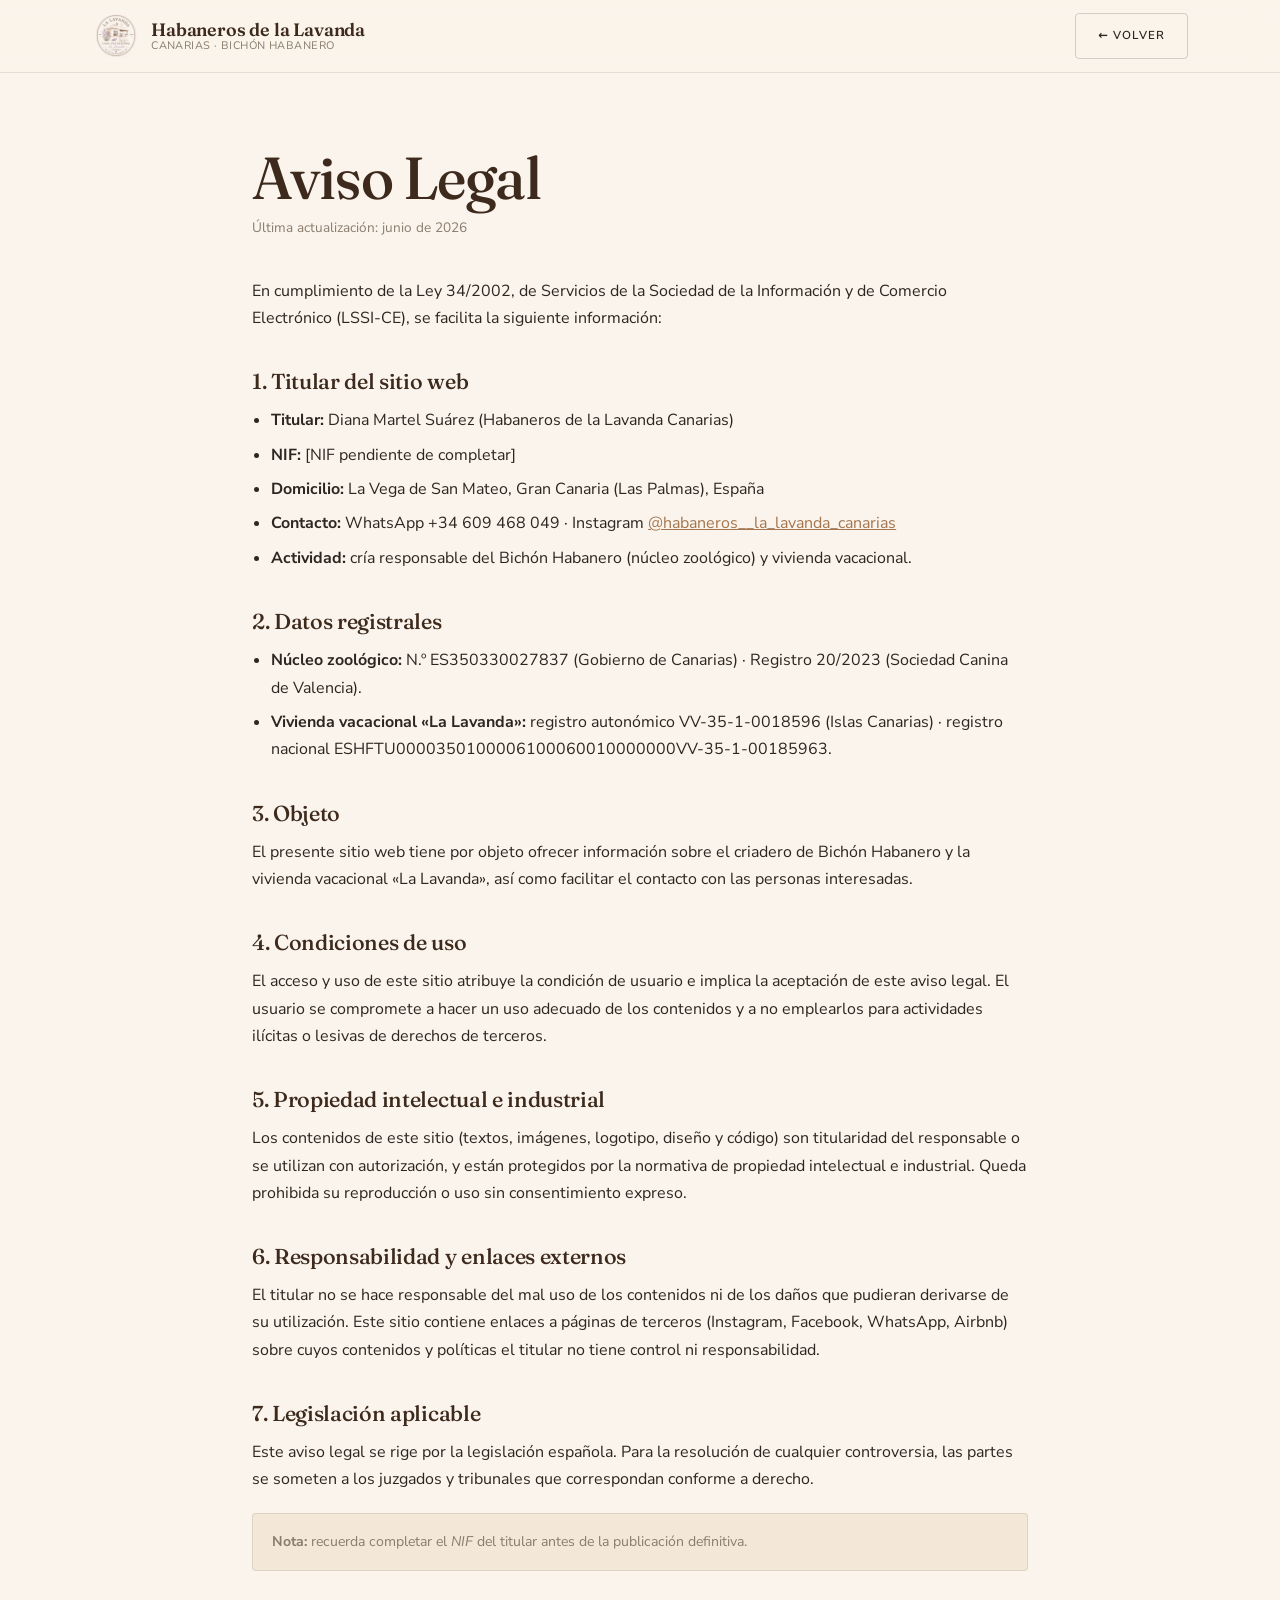
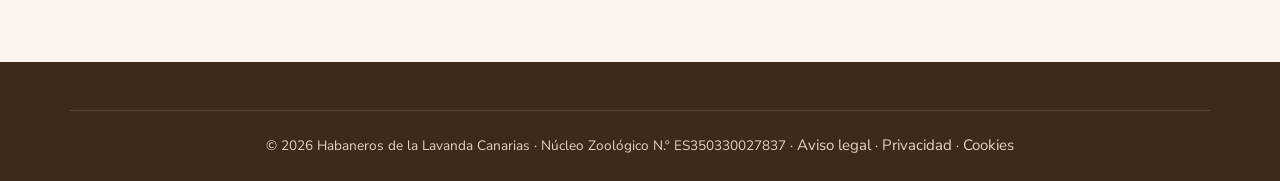
<file: aviso-legal.html>
<!DOCTYPE html>
<html lang="es">
<head>
  <meta charset="UTF-8" />
  <meta name="viewport" content="width=device-width, initial-scale=1.0" />
  <title>Aviso Legal · Habaneros de la Lavanda Canarias</title>
  <meta name="description" content="Aviso legal y condiciones de uso de Habaneros de la Lavanda Canarias." />
  <meta name="robots" content="index, follow" />
  <link rel="preconnect" href="https://fonts.googleapis.com" />
  <link rel="preconnect" href="https://fonts.gstatic.com" crossorigin />
  <link href="https://fonts.googleapis.com/css2?family=Fraunces:opsz,wght@9..144,400;9..144,500;9..144,600;9..144,700&family=Nunito+Sans:wght@300;400;600;700&display=swap" rel="stylesheet" />
  <link rel="icon" href="assets/logo-favicon.png" type="image/png" />
  <link rel="stylesheet" href="css/styles.css" />
</head>
<body>
  <header class="site-header legal-header">
    <div class="container">
      <a class="brand" href="index.html" aria-label="Inicio">
        <img src="assets/logo.png" alt="Habaneros de la Lavanda Canarias" width="48" height="48" class="brand-mark" />
        <span class="brand-text"><strong>Habaneros de la Lavanda</strong><small>Canarias · Bichón Habanero</small></span>
      </a>
      <a class="btn btn-ghost btn-sm" href="index.html">← Volver</a>
    </div>
  </header>

  <main class="legal-main">
    <div class="container narrow">
      <h1>Aviso Legal</h1>
      <p class="updated">Última actualización: junio de 2026</p>

      <p>En cumplimiento de la Ley 34/2002, de Servicios de la Sociedad de la Información y de Comercio Electrónico (LSSI-CE), se facilita la siguiente información:</p>

      <h2>1. Titular del sitio web</h2>
      <ul>
        <li><strong>Titular:</strong> Diana Martel Suárez (Habaneros de la Lavanda Canarias)</li>
        <li><strong>NIF:</strong> [NIF pendiente de completar]</li>
        <li><strong>Domicilio:</strong> La Vega de San Mateo, Gran Canaria (Las Palmas), España</li>
        <li><strong>Contacto:</strong> WhatsApp +34 609 468 049 · Instagram <a href="https://www.instagram.com/habaneros__la_lavanda_canarias" target="_blank" rel="noopener">@habaneros__la_lavanda_canarias</a></li>
        <li><strong>Actividad:</strong> cría responsable del Bichón Habanero (núcleo zoológico) y vivienda vacacional.</li>
      </ul>

      <h2>2. Datos registrales</h2>
      <ul>
        <li><strong>Núcleo zoológico:</strong> N.º ES350330027837 (Gobierno de Canarias) · Registro 20/2023 (Sociedad Canina de Valencia).</li>
        <li><strong>Vivienda vacacional «La Lavanda»:</strong> registro autonómico VV-35-1-0018596 (Islas Canarias) · registro nacional ESHFTU0000350100006100060010000000VV-35-1-00185963.</li>
      </ul>

      <h2>3. Objeto</h2>
      <p>El presente sitio web tiene por objeto ofrecer información sobre el criadero de Bichón Habanero y la vivienda vacacional «La Lavanda», así como facilitar el contacto con las personas interesadas.</p>

      <h2>4. Condiciones de uso</h2>
      <p>El acceso y uso de este sitio atribuye la condición de usuario e implica la aceptación de este aviso legal. El usuario se compromete a hacer un uso adecuado de los contenidos y a no emplearlos para actividades ilícitas o lesivas de derechos de terceros.</p>

      <h2>5. Propiedad intelectual e industrial</h2>
      <p>Los contenidos de este sitio (textos, imágenes, logotipo, diseño y código) son titularidad del responsable o se utilizan con autorización, y están protegidos por la normativa de propiedad intelectual e industrial. Queda prohibida su reproducción o uso sin consentimiento expreso.</p>

      <h2>6. Responsabilidad y enlaces externos</h2>
      <p>El titular no se hace responsable del mal uso de los contenidos ni de los daños que pudieran derivarse de su utilización. Este sitio contiene enlaces a páginas de terceros (Instagram, Facebook, WhatsApp, Airbnb) sobre cuyos contenidos y políticas el titular no tiene control ni responsabilidad.</p>

      <h2>7. Legislación aplicable</h2>
      <p>Este aviso legal se rige por la legislación española. Para la resolución de cualquier controversia, las partes se someten a los juzgados y tribunales que correspondan conforme a derecho.</p>

      <div class="legal-note">
        <strong>Nota:</strong> recuerda completar el <em>NIF</em> del titular antes de la publicación definitiva.
      </div>
    </div>
  </main>

  <footer class="site-footer">
    <div class="container footer-bottom">
      <p>© <span id="year"></span> Habaneros de la Lavanda Canarias · Núcleo Zoológico N.º ES350330027837 ·
        <a href="aviso-legal.html">Aviso legal</a> · <a href="privacidad.html">Privacidad</a> · <a href="cookies.html">Cookies</a></p>
    </div>
  </footer>

  <script src="js/script.js"></script>
  <script src="js/cookies.js"></script>
</body>
</html>
</file>
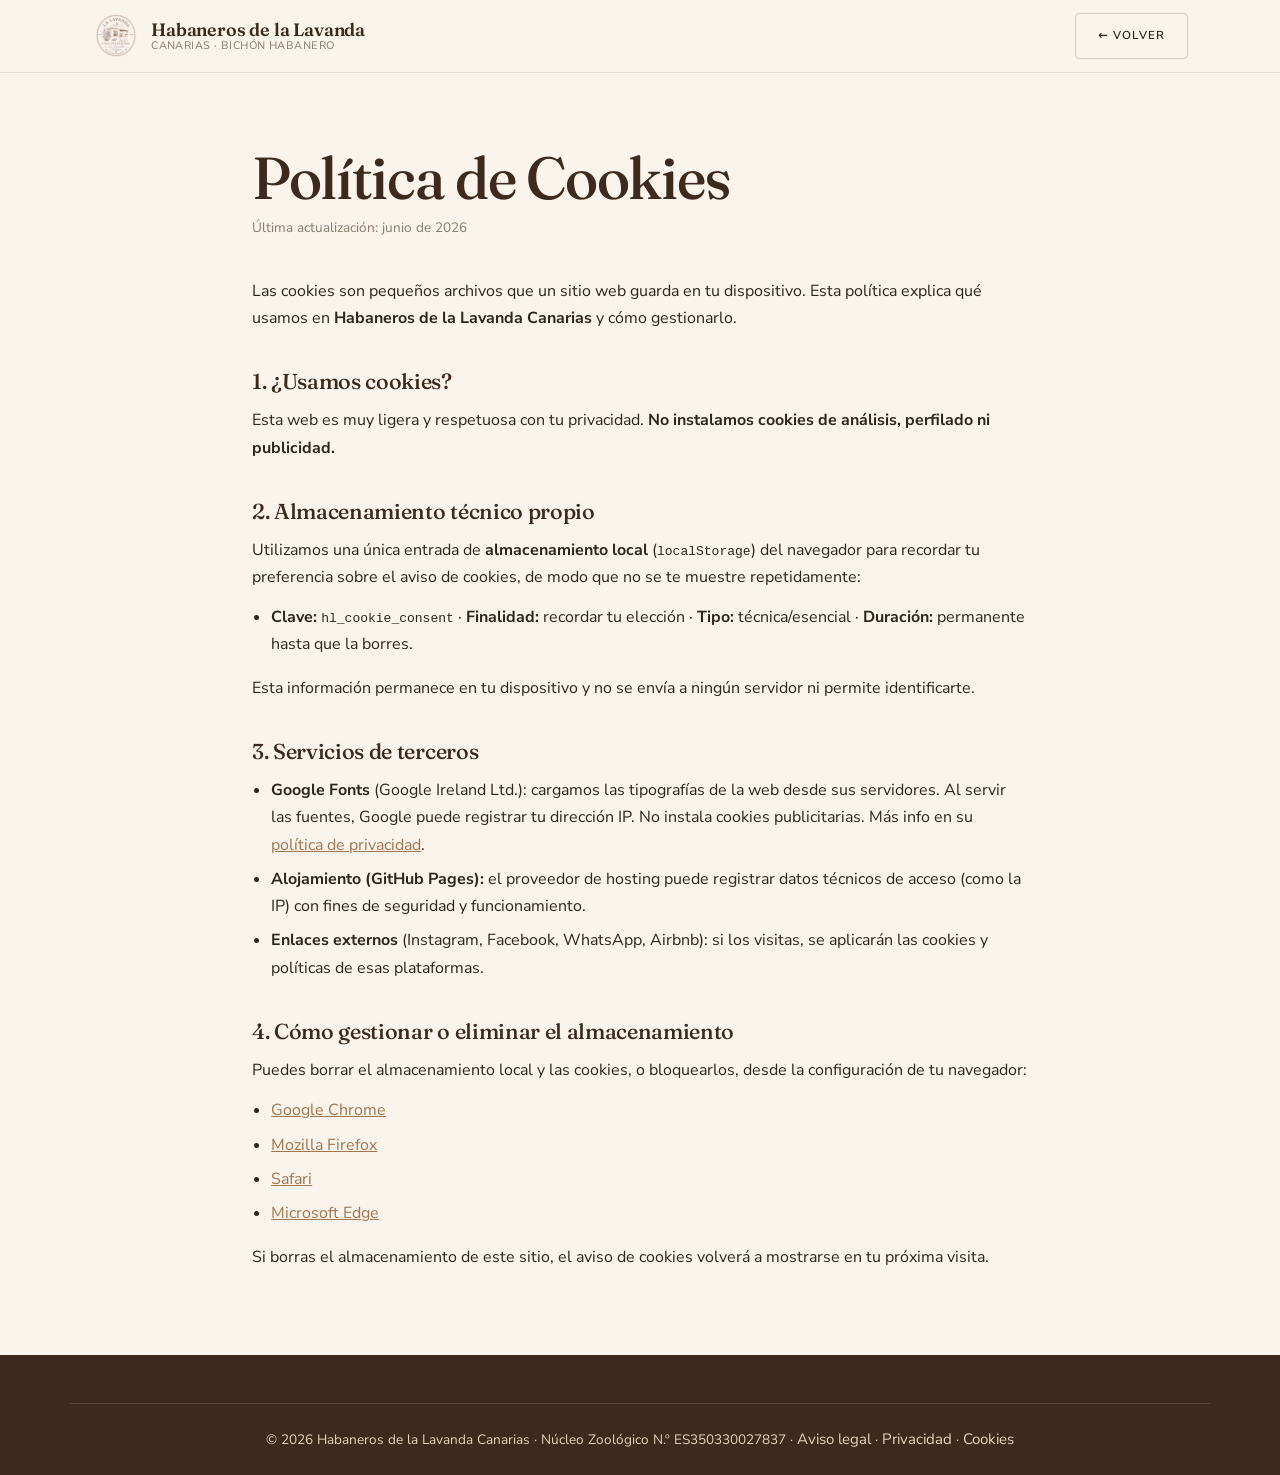
<file: cookies.html>
<!DOCTYPE html>
<html lang="es">
<head>
  <meta charset="UTF-8" />
  <meta name="viewport" content="width=device-width, initial-scale=1.0" />
  <title>Política de Cookies · Habaneros de la Lavanda Canarias</title>
  <meta name="description" content="Política de cookies de Habaneros de la Lavanda Canarias: qué cookies y almacenamiento usa la web." />
  <meta name="robots" content="index, follow" />
  <link rel="preconnect" href="https://fonts.googleapis.com" />
  <link rel="preconnect" href="https://fonts.gstatic.com" crossorigin />
  <link href="https://fonts.googleapis.com/css2?family=Fraunces:opsz,wght@9..144,400;9..144,500;9..144,600;9..144,700&family=Nunito+Sans:wght@300;400;600;700&display=swap" rel="stylesheet" />
  <link rel="icon" href="assets/logo-favicon.png" type="image/png" />
  <link rel="stylesheet" href="css/styles.css" />
</head>
<body>
  <header class="site-header legal-header">
    <div class="container">
      <a class="brand" href="index.html" aria-label="Inicio">
        <img src="assets/logo.png" alt="Habaneros de la Lavanda Canarias" width="48" height="48" class="brand-mark" />
        <span class="brand-text"><strong>Habaneros de la Lavanda</strong><small>Canarias · Bichón Habanero</small></span>
      </a>
      <a class="btn btn-ghost btn-sm" href="index.html">← Volver</a>
    </div>
  </header>

  <main class="legal-main">
    <div class="container narrow">
      <h1>Política de Cookies</h1>
      <p class="updated">Última actualización: junio de 2026</p>

      <p>Las cookies son pequeños archivos que un sitio web guarda en tu dispositivo. Esta política explica qué usamos en <strong>Habaneros de la Lavanda Canarias</strong> y cómo gestionarlo.</p>

      <h2>1. ¿Usamos cookies?</h2>
      <p>Esta web es muy ligera y respetuosa con tu privacidad. <strong>No instalamos cookies de análisis, perfilado ni publicidad.</strong></p>

      <h2>2. Almacenamiento técnico propio</h2>
      <p>Utilizamos una única entrada de <strong>almacenamiento local</strong> (<code>localStorage</code>) del navegador para recordar tu preferencia sobre el aviso de cookies, de modo que no se te muestre repetidamente:</p>
      <ul>
        <li><strong>Clave:</strong> <code>hl_cookie_consent</code> · <strong>Finalidad:</strong> recordar tu elección · <strong>Tipo:</strong> técnica/esencial · <strong>Duración:</strong> permanente hasta que la borres.</li>
      </ul>
      <p>Esta información permanece en tu dispositivo y no se envía a ningún servidor ni permite identificarte.</p>

      <h2>3. Servicios de terceros</h2>
      <ul>
        <li><strong>Google Fonts</strong> (Google Ireland Ltd.): cargamos las tipografías de la web desde sus servidores. Al servir las fuentes, Google puede registrar tu dirección IP. No instala cookies publicitarias. Más info en su <a href="https://policies.google.com/privacy" target="_blank" rel="noopener">política de privacidad</a>.</li>
        <li><strong>Alojamiento (GitHub Pages):</strong> el proveedor de hosting puede registrar datos técnicos de acceso (como la IP) con fines de seguridad y funcionamiento.</li>
        <li><strong>Enlaces externos</strong> (Instagram, Facebook, WhatsApp, Airbnb): si los visitas, se aplicarán las cookies y políticas de esas plataformas.</li>
      </ul>

      <h2>4. Cómo gestionar o eliminar el almacenamiento</h2>
      <p>Puedes borrar el almacenamiento local y las cookies, o bloquearlos, desde la configuración de tu navegador:</p>
      <ul>
        <li><a href="https://support.google.com/chrome/answer/95647" target="_blank" rel="noopener">Google Chrome</a></li>
        <li><a href="https://support.mozilla.org/es/kb/Borrar%20cookies" target="_blank" rel="noopener">Mozilla Firefox</a></li>
        <li><a href="https://support.apple.com/es-es/guide/safari/sfri11471/mac" target="_blank" rel="noopener">Safari</a></li>
        <li><a href="https://support.microsoft.com/es-es/microsoft-edge" target="_blank" rel="noopener">Microsoft Edge</a></li>
      </ul>
      <p>Si borras el almacenamiento de este sitio, el aviso de cookies volverá a mostrarse en tu próxima visita.</p>
    </div>
  </main>

  <footer class="site-footer">
    <div class="container footer-bottom">
      <p>© <span id="year"></span> Habaneros de la Lavanda Canarias · Núcleo Zoológico N.º ES350330027837 ·
        <a href="aviso-legal.html">Aviso legal</a> · <a href="privacidad.html">Privacidad</a> · <a href="cookies.html">Cookies</a></p>
    </div>
  </footer>

  <script src="js/script.js"></script>
  <script src="js/cookies.js"></script>
</body>
</html>
</file>
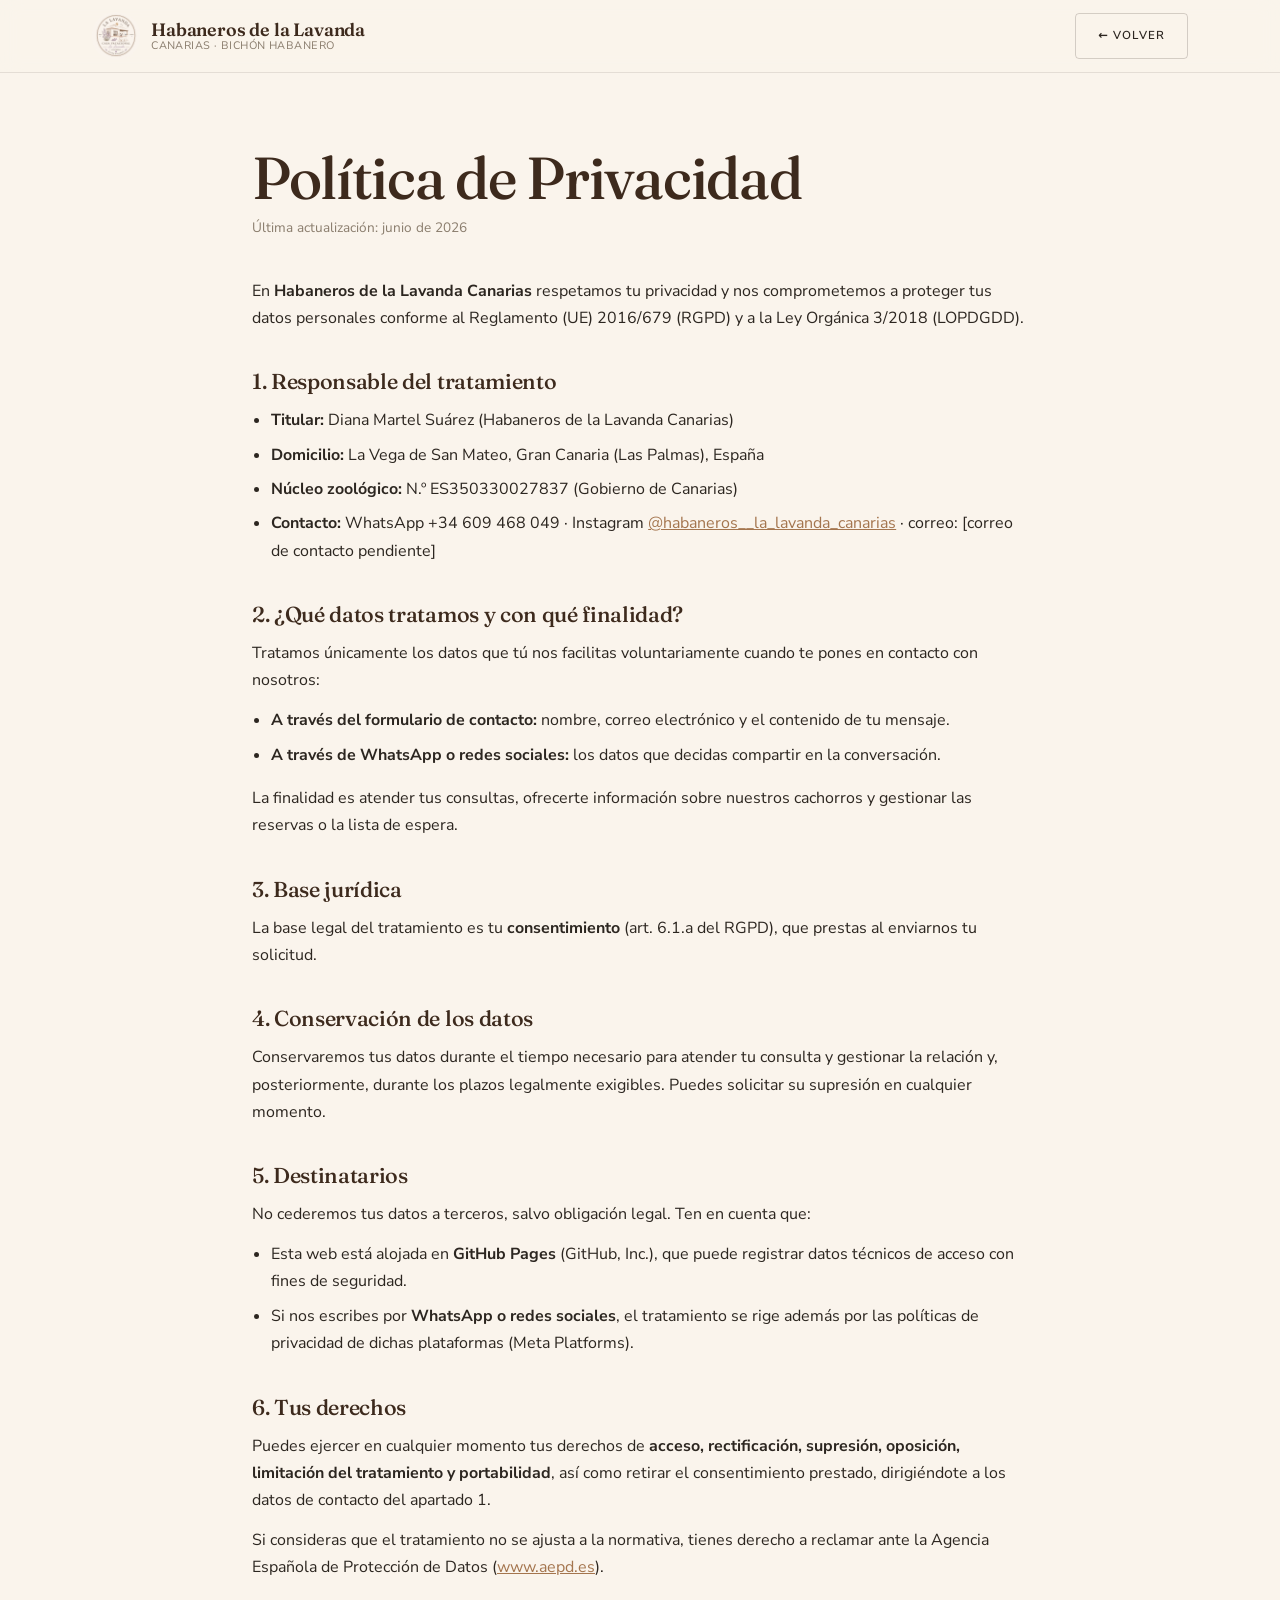
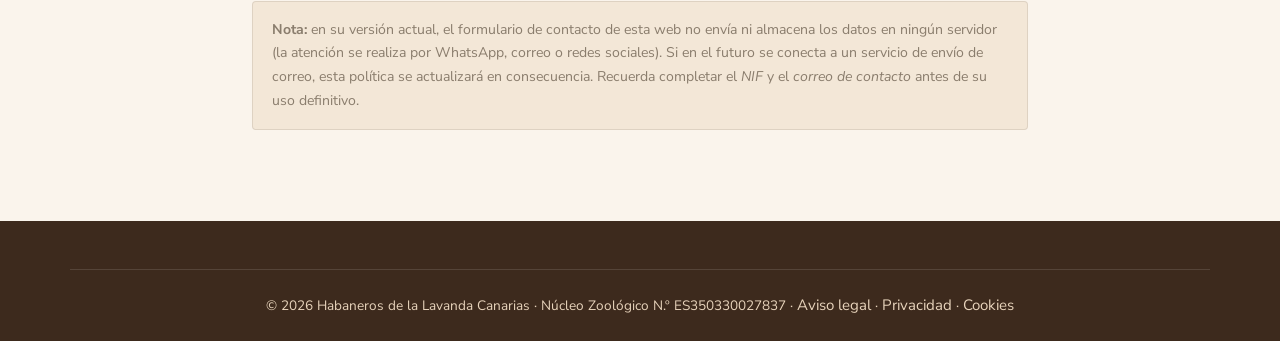
<file: privacidad.html>
<!DOCTYPE html>
<html lang="es">
<head>
  <meta charset="UTF-8" />
  <meta name="viewport" content="width=device-width, initial-scale=1.0" />
  <title>Política de Privacidad · Habaneros de la Lavanda Canarias</title>
  <meta name="description" content="Política de privacidad de Habaneros de la Lavanda Canarias conforme al RGPD y la LOPDGDD." />
  <meta name="robots" content="index, follow" />
  <link rel="preconnect" href="https://fonts.googleapis.com" />
  <link rel="preconnect" href="https://fonts.gstatic.com" crossorigin />
  <link href="https://fonts.googleapis.com/css2?family=Fraunces:opsz,wght@9..144,400;9..144,500;9..144,600;9..144,700&family=Nunito+Sans:wght@300;400;600;700&display=swap" rel="stylesheet" />
  <link rel="icon" href="assets/logo-favicon.png" type="image/png" />
  <link rel="stylesheet" href="css/styles.css" />
</head>
<body>
  <header class="site-header legal-header">
    <div class="container">
      <a class="brand" href="index.html" aria-label="Inicio">
        <img src="assets/logo.png" alt="Habaneros de la Lavanda Canarias" width="48" height="48" class="brand-mark" />
        <span class="brand-text"><strong>Habaneros de la Lavanda</strong><small>Canarias · Bichón Habanero</small></span>
      </a>
      <a class="btn btn-ghost btn-sm" href="index.html">← Volver</a>
    </div>
  </header>

  <main class="legal-main">
    <div class="container narrow">
      <h1>Política de Privacidad</h1>
      <p class="updated">Última actualización: junio de 2026</p>

      <p>En <strong>Habaneros de la Lavanda Canarias</strong> respetamos tu privacidad y nos comprometemos a proteger tus datos personales conforme al Reglamento (UE) 2016/679 (RGPD) y a la Ley Orgánica 3/2018 (LOPDGDD).</p>

      <h2>1. Responsable del tratamiento</h2>
      <ul>
        <li><strong>Titular:</strong> Diana Martel Suárez (Habaneros de la Lavanda Canarias)</li>
        <li><strong>Domicilio:</strong> La Vega de San Mateo, Gran Canaria (Las Palmas), España</li>
        <li><strong>Núcleo zoológico:</strong> N.º ES350330027837 (Gobierno de Canarias)</li>
        <li><strong>Contacto:</strong> WhatsApp +34 609 468 049 · Instagram <a href="https://www.instagram.com/habaneros__la_lavanda_canarias" target="_blank" rel="noopener">@habaneros__la_lavanda_canarias</a> · correo: [correo de contacto pendiente]</li>
      </ul>

      <h2>2. ¿Qué datos tratamos y con qué finalidad?</h2>
      <p>Tratamos únicamente los datos que tú nos facilitas voluntariamente cuando te pones en contacto con nosotros:</p>
      <ul>
        <li><strong>A través del formulario de contacto:</strong> nombre, correo electrónico y el contenido de tu mensaje.</li>
        <li><strong>A través de WhatsApp o redes sociales:</strong> los datos que decidas compartir en la conversación.</li>
      </ul>
      <p>La finalidad es atender tus consultas, ofrecerte información sobre nuestros cachorros y gestionar las reservas o la lista de espera.</p>

      <h2>3. Base jurídica</h2>
      <p>La base legal del tratamiento es tu <strong>consentimiento</strong> (art. 6.1.a del RGPD), que prestas al enviarnos tu solicitud.</p>

      <h2>4. Conservación de los datos</h2>
      <p>Conservaremos tus datos durante el tiempo necesario para atender tu consulta y gestionar la relación y, posteriormente, durante los plazos legalmente exigibles. Puedes solicitar su supresión en cualquier momento.</p>

      <h2>5. Destinatarios</h2>
      <p>No cederemos tus datos a terceros, salvo obligación legal. Ten en cuenta que:</p>
      <ul>
        <li>Esta web está alojada en <strong>GitHub Pages</strong> (GitHub, Inc.), que puede registrar datos técnicos de acceso con fines de seguridad.</li>
        <li>Si nos escribes por <strong>WhatsApp o redes sociales</strong>, el tratamiento se rige además por las políticas de privacidad de dichas plataformas (Meta Platforms).</li>
      </ul>

      <h2>6. Tus derechos</h2>
      <p>Puedes ejercer en cualquier momento tus derechos de <strong>acceso, rectificación, supresión, oposición, limitación del tratamiento y portabilidad</strong>, así como retirar el consentimiento prestado, dirigiéndote a los datos de contacto del apartado 1.</p>
      <p>Si consideras que el tratamiento no se ajusta a la normativa, tienes derecho a reclamar ante la Agencia Española de Protección de Datos (<a href="https://www.aepd.es" target="_blank" rel="noopener">www.aepd.es</a>).</p>

      <div class="legal-note">
        <strong>Nota:</strong> en su versión actual, el formulario de contacto de esta web no envía ni almacena los datos en ningún servidor (la atención se realiza por WhatsApp, correo o redes sociales). Si en el futuro se conecta a un servicio de envío de correo, esta política se actualizará en consecuencia. Recuerda completar el <em>NIF</em> y el <em>correo de contacto</em> antes de su uso definitivo.
      </div>
    </div>
  </main>

  <footer class="site-footer">
    <div class="container footer-bottom">
      <p>© <span id="year"></span> Habaneros de la Lavanda Canarias · Núcleo Zoológico N.º ES350330027837 ·
        <a href="aviso-legal.html">Aviso legal</a> · <a href="privacidad.html">Privacidad</a> · <a href="cookies.html">Cookies</a></p>
    </div>
  </footer>

  <script src="js/script.js"></script>
  <script src="js/cookies.js"></script>
</body>
</html>
</file>
<file: css/styles.css>
/* ===========================================================
   Habaneros de la Lavanda Canarias — Núcleo Zoológico del Bichón Habanero
   Paleta cálida inspirada en el color "habano", arena y crema.
   =========================================================== */

:root {
  --habano: #9a6b4a;
  --habano-dark: #6f4a31;
  --habano-deep: #3d2a1d;
  --cream: #faf4ec;
  --cream-2: #f3e7d7;
  --sand: #e7d3bb;
  --ink: #2c2620;
  --muted: #7a6c5d;
  --accent: #c98a5b;
  --green: #6b8f71;
  --gold: #c9a35b;
  --gold-light: #e6cf94;
  --gold-deep: #a07d36;
  --white: #ffffff;
  --shadow: 0 18px 40px -22px rgba(61, 42, 29, 0.45);
  --radius: 18px;
  --radius-sm: 12px;
  --maxw: 1140px;
  --font-display: "Fraunces", Georgia, serif;
  --font-body: "Nunito Sans", system-ui, -apple-system, sans-serif;
}

* { box-sizing: border-box; margin: 0; padding: 0; }

html { scroll-behavior: smooth; scroll-padding-top: 84px; }

body {
  font-family: var(--font-body);
  color: var(--ink);
  background: var(--cream);
  line-height: 1.65;
  -webkit-font-smoothing: antialiased;
}

img { max-width: 100%; display: block; }
a { color: var(--habano-dark); text-decoration: none; }
a:hover { text-decoration: underline; }

.container { width: 100%; max-width: var(--maxw); margin-inline: auto; padding-inline: 22px; }
.narrow { max-width: 820px; }

h1, h2, h3, h4 { font-family: var(--font-display); line-height: 1.12; color: var(--habano-deep); font-weight: 600; }
h1 { font-size: clamp(2.2rem, 5.5vw, 3.7rem); letter-spacing: -0.01em; }
h2 { font-size: clamp(1.7rem, 3.6vw, 2.5rem); }
h3 { font-size: 1.25rem; }

.skip-link {
  position: absolute; left: -999px; top: 0; background: var(--habano-deep);
  color: #fff; padding: 10px 16px; z-index: 200; border-radius: 0 0 8px 0;
}
.skip-link:focus { left: 0; }

/* ---------- Buttons ---------- */
.btn {
  display: inline-flex; align-items: center; justify-content: center;
  gap: .5rem; padding: 14px 26px; border-radius: 100px; font-weight: 700;
  font-family: var(--font-body); cursor: pointer; border: 2px solid transparent;
  transition: transform .18s ease, box-shadow .18s ease, background .18s ease, color .18s ease;
  text-decoration: none; font-size: .98rem;
}
.btn:hover { text-decoration: none; transform: translateY(-2px); }
.btn-primary { background: var(--habano); color: #fff; box-shadow: var(--shadow); }
.btn-primary:hover { background: var(--habano-dark); color: #fff; }
.btn-ghost { background: transparent; color: var(--habano-deep); border-color: var(--sand); }
.btn-ghost:hover { background: var(--cream-2); }
.btn-sm { padding: 10px 20px; font-size: .9rem; }

/* ---------- Header / Nav ---------- */
.site-header {
  position: sticky; top: 0; z-index: 100;
  background: rgba(250, 244, 236, 0.86);
  backdrop-filter: blur(10px);
  border-bottom: 1px solid rgba(154, 107, 74, 0.12);
}
.nav-wrap { display: flex; align-items: center; justify-content: space-between; gap: 1rem; height: 72px; }
.brand { display: inline-flex; align-items: center; gap: .7rem; }
.brand:hover { text-decoration: none; }
.brand-mark { border-radius: 50%; }
.brand-text { display: flex; flex-direction: column; line-height: 1.1; }
.brand-text strong { font-family: var(--font-display); font-size: 1.12rem; color: var(--habano-deep); }
.brand-text small { font-size: .68rem; color: var(--muted); letter-spacing: .04em; text-transform: uppercase; }

.nav ul { list-style: none; display: flex; align-items: center; gap: .35rem; }
.nav a { padding: 8px 14px; border-radius: 100px; color: var(--ink); font-weight: 600; font-size: .95rem; }
.nav a:hover { background: var(--cream-2); text-decoration: none; }
.nav-cta { background: var(--habano); color: #fff !important; }
.nav-cta:hover { background: var(--habano-dark) !important; }

.nav-toggle { display: none; flex-direction: column; gap: 5px; background: none; border: 0; cursor: pointer; padding: 8px; }
.nav-toggle span { width: 26px; height: 2.5px; background: var(--habano-deep); border-radius: 2px; transition: .25s; }
.nav-toggle[aria-expanded="true"] span:nth-child(1) { transform: translateY(7.5px) rotate(45deg); }
.nav-toggle[aria-expanded="true"] span:nth-child(2) { opacity: 0; }
.nav-toggle[aria-expanded="true"] span:nth-child(3) { transform: translateY(-7.5px) rotate(-45deg); }

/* ---------- Hero ---------- */
.hero { position: relative; overflow: hidden; padding: clamp(3.5rem, 9vw, 7rem) 0; }
.hero-bg {
  position: absolute; inset: 0; z-index: 0;
  background:
    radial-gradient(1200px 500px at 80% -10%, rgba(201, 138, 91, 0.25), transparent 60%),
    radial-gradient(900px 500px at -10% 110%, rgba(107, 143, 113, 0.18), transparent 55%),
    linear-gradient(160deg, var(--cream) 0%, var(--cream-2) 100%);
}
.hero-bg::after {
  content: ""; position: absolute; inset: 0;
  background-image: radial-gradient(rgba(154,107,74,.10) 1.2px, transparent 1.2px);
  background-size: 26px 26px; opacity: .6;
}
.hero-inner { position: relative; z-index: 1; max-width: 760px; }
.eyebrow {
  display: inline-block; font-weight: 700; font-size: .8rem; letter-spacing: .12em;
  text-transform: uppercase; color: var(--habano); background: rgba(154,107,74,.1);
  padding: 6px 14px; border-radius: 100px; margin-bottom: 1.2rem;
}
.lead { font-size: clamp(1.05rem, 2vw, 1.28rem); color: var(--muted); margin: 1.2rem 0 1.8rem; max-width: 620px; }
.hero-actions { display: flex; flex-wrap: wrap; gap: .8rem; }
.hero-stats { list-style: none; display: flex; flex-wrap: wrap; gap: 2.4rem; margin-top: 3rem; }
.hero-stats strong { display: block; font-family: var(--font-display); font-size: 2rem; color: var(--habano-deep); }
.hero-stats span { color: var(--muted); font-size: .9rem; }

/* ---------- Trust bar ---------- */
.trust { background: var(--habano-deep); color: var(--cream); }
.trust-grid { display: grid; grid-template-columns: repeat(4, 1fr); gap: 1rem; padding: 1.3rem 22px; }
.trust-item { display: flex; align-items: center; gap: .6rem; font-weight: 600; font-size: .92rem; justify-content: center; text-align: center; }
.trust-item .ico { font-size: 1.3rem; }

/* ---------- Sections ---------- */
.section { padding: clamp(3.2rem, 7vw, 5.5rem) 0; }
.section-tint { background: linear-gradient(180deg, var(--cream) 0%, var(--cream-2) 100%); }
.section-head { text-align: center; max-width: 720px; margin: 0 auto 2.6rem; }
.kicker { text-transform: uppercase; letter-spacing: .14em; font-size: .78rem; font-weight: 800; color: var(--accent); margin-bottom: .6rem; }
.kicker-light { color: var(--sand); }
.section-sub { color: var(--muted); font-size: 1.05rem; margin-top: .7rem; }

.two-col { display: grid; grid-template-columns: 1fr 1fr; gap: clamp(1.6rem, 4vw, 3.4rem); align-items: center; }

/* media card / illustration */
.media-card { border-radius: var(--radius); overflow: hidden; box-shadow: var(--shadow); aspect-ratio: 4/3; }
.illus { width: 100%; height: 100%; min-height: 280px; position: relative; }
.illus-home {
  background:
    radial-gradient(circle at 30% 30%, rgba(255,255,255,.5), transparent 40%),
    linear-gradient(135deg, var(--accent), var(--habano) 60%, var(--habano-dark));
}
.illus-home::after {
  content: "🐾"; position: absolute; inset: 0; display: grid; place-items: center;
  font-size: clamp(4rem, 12vw, 7rem); filter: drop-shadow(0 8px 14px rgba(0,0,0,.2));
}

.kicker + h2 { margin-bottom: .8rem; }
.section p + p { margin-top: 1rem; }

.checklist { list-style: none; margin-top: 1.4rem; display: grid; gap: .6rem; }
.checklist li { position: relative; padding-left: 1.9rem; color: var(--ink); }
.checklist li::before {
  content: "✓"; position: absolute; left: 0; top: 0; width: 1.4rem; height: 1.4rem;
  background: var(--green); color: #fff; border-radius: 50%; display: grid; place-items: center;
  font-size: .8rem; font-weight: 800;
}

/* ---------- Cards grid (raza, testimonios) ---------- */
.cards-3 { display: grid; grid-template-columns: repeat(3, 1fr); gap: 1.4rem; }
.card {
  background: var(--white); border-radius: var(--radius); padding: 1.8rem;
  border: 1px solid rgba(154,107,74,.1); box-shadow: 0 10px 30px -24px rgba(61,42,29,.5);
  transition: transform .2s ease, box-shadow .2s ease;
}
.card:hover { transform: translateY(-4px); box-shadow: var(--shadow); }
.card-ico { font-size: 2rem; display: block; margin-bottom: .7rem; }
.card h3 { margin-bottom: .4rem; }
.card p { color: var(--muted); font-size: .98rem; }

/* care strip */
.care-strip { margin-top: 2.6rem; background: var(--white); border-radius: var(--radius); padding: 2rem; box-shadow: var(--shadow); }
.care-strip > h3 { margin-bottom: 1.2rem; }
.care-grid { display: grid; grid-template-columns: repeat(4, 1fr); gap: 1.4rem; }
.care-grid strong { color: var(--habano-deep); display: block; margin-bottom: .2rem; }
.care-grid p { color: var(--muted); font-size: .92rem; }

/* ---------- Dogs ---------- */
.dogs-grid { display: grid; grid-template-columns: repeat(3, 1fr); gap: 1.6rem; }
.dog-card { background: var(--white); border-radius: var(--radius); overflow: hidden; box-shadow: 0 12px 34px -26px rgba(61,42,29,.6); border: 1px solid rgba(154,107,74,.1); transition: transform .2s; }
.dog-card:hover { transform: translateY(-5px); }
.dog-photo { aspect-ratio: 16/10; display: grid; place-items: center; font-size: 3.6rem; }
.dog-photo[data-color="cream"] { background: linear-gradient(135deg, #e7c9a3, #c98a5b); }
.dog-photo[data-color="white"] { background: linear-gradient(135deg, #f6efe6, #ddc9ad); }
.dog-photo[data-color="choco"] { background: linear-gradient(135deg, #a9764f, #6f4a31); }
.dog-body { padding: 1.4rem; }
.dog-meta { color: var(--accent); font-weight: 700; font-size: .85rem; text-transform: uppercase; letter-spacing: .05em; margin: .2rem 0 .6rem; }
.dog-body p { color: var(--muted); font-size: .95rem; }
.tags { list-style: none; display: flex; flex-wrap: wrap; gap: .4rem; margin-top: .9rem; }
.tags li { background: var(--cream-2); color: var(--habano-dark); font-size: .76rem; font-weight: 700; padding: 4px 10px; border-radius: 100px; }

/* ---------- Litters ---------- */
.litters { display: grid; grid-template-columns: repeat(3, 1fr); gap: 1.6rem; }
.litter { position: relative; background: var(--white); border-radius: var(--radius); padding: 1.8rem; box-shadow: 0 12px 34px -26px rgba(61,42,29,.6); border: 1px solid rgba(154,107,74,.1); display: flex; flex-direction: column; }
.litter h3 { margin: .4rem 0; }
.litter-meta { color: var(--accent); font-weight: 700; font-size: .85rem; margin-bottom: .6rem; }
.litter p { color: var(--muted); font-size: .96rem; flex-grow: 1; }
.litter .btn { margin-top: 1.2rem; align-self: flex-start; }
.litter-status { display: inline-block; align-self: flex-start; background: var(--green); color: #fff; font-size: .74rem; font-weight: 800; text-transform: uppercase; letter-spacing: .06em; padding: 5px 12px; border-radius: 100px; }
.status-soon { background: var(--accent); }
.status-closed { background: var(--muted); }
.litter-open { border-color: var(--green); box-shadow: 0 16px 40px -24px rgba(107,143,113,.7); }

/* guarantee */
.guarantee { margin-top: 2.6rem; background: var(--habano-deep); color: var(--cream); border-radius: var(--radius); padding: 2.2rem; }
.guarantee > h3 { color: #fff; margin-bottom: 1.4rem; text-align: center; }
.guarantee-grid { display: grid; grid-template-columns: repeat(3, 1fr); gap: 1.1rem; }
.guarantee-grid div { display: flex; align-items: center; gap: .7rem; font-weight: 600; font-size: .95rem; }
.guarantee-grid span { font-size: 1.4rem; }

/* ---------- Gallery ---------- */
.gallery { display: grid; grid-template-columns: repeat(4, 1fr); gap: 1rem; }
.gallery .tile {
  aspect-ratio: 1; border-radius: var(--radius-sm); cursor: pointer; border: 0;
  display: grid; place-items: center; font-size: 2.4rem; position: relative; overflow: hidden;
  transition: transform .2s ease, filter .2s ease;
}
.gallery .tile:hover { transform: scale(1.03); filter: brightness(1.05); }
.gallery .tile::after { content: ""; position: absolute; inset: 0; background: rgba(61,42,29,0); transition: background .2s; }
.gallery .tile:hover::after { background: rgba(61,42,29,.08); }

/* ---------- Quotes ---------- */
.quote { background: var(--white); border-radius: var(--radius); padding: 1.8rem; box-shadow: 0 10px 30px -24px rgba(61,42,29,.5); border-left: 4px solid var(--accent); }
.quote p { font-family: var(--font-display); font-size: 1.08rem; color: var(--habano-deep); font-style: italic; }
.quote footer { margin-top: 1rem; color: var(--muted); font-weight: 700; font-size: .9rem; }

/* ---------- Accordion / FAQ ---------- */
.accordion { display: grid; gap: .8rem; }
.accordion details {
  background: var(--white); border-radius: var(--radius-sm); border: 1px solid rgba(154,107,74,.12);
  padding: 0 1.4rem; overflow: hidden;
}
.accordion summary {
  cursor: pointer; list-style: none; padding: 1.1rem 0; font-weight: 700; font-family: var(--font-display);
  font-size: 1.05rem; color: var(--habano-deep); display: flex; align-items: center; justify-content: space-between; gap: 1rem;
}
.accordion summary::-webkit-details-marker { display: none; }
.accordion summary::after { content: "+"; font-size: 1.5rem; color: var(--accent); transition: transform .2s; }
.accordion details[open] summary::after { transform: rotate(45deg); }
.accordion details p { color: var(--muted); padding-bottom: 1.2rem; }

/* ---------- Contact ---------- */
.section-dark { background: linear-gradient(160deg, var(--habano-deep), #2a1c12); color: var(--cream); }
.section-dark h2 { color: #fff; }
.section-dark p { color: var(--sand); }
.contact-list { list-style: none; margin: 1.6rem 0; display: grid; gap: .8rem; }
.contact-list li { display: flex; align-items: center; gap: .7rem; color: var(--cream); }
.contact-list a { color: var(--cream); text-decoration: underline; text-underline-offset: 3px; }
.socials { display: flex; gap: .7rem; flex-wrap: wrap; }
.socials a { background: rgba(255,255,255,.1); color: #fff; padding: 8px 16px; border-radius: 100px; font-weight: 700; font-size: .88rem; }
.socials a:hover { background: rgba(255,255,255,.2); text-decoration: none; }

.contact-form { background: var(--white); border-radius: var(--radius); padding: 2rem; box-shadow: var(--shadow); }
.field { margin-bottom: 1.1rem; }
.field label { display: block; font-weight: 700; color: var(--habano-deep); margin-bottom: .35rem; font-size: .92rem; }
.field input, .field select, .field textarea {
  width: 100%; padding: 12px 14px; border-radius: var(--radius-sm); border: 1.5px solid var(--sand);
  font-family: var(--font-body); font-size: 1rem; background: var(--cream); color: var(--ink); transition: border .18s, box-shadow .18s;
}
.field input:focus, .field select:focus, .field textarea:focus {
  outline: none; border-color: var(--habano); box-shadow: 0 0 0 3px rgba(154,107,74,.15);
}
.field textarea { resize: vertical; }
.contact-form .btn { width: 100%; }
.form-note { margin-top: .9rem; font-weight: 700; font-size: .92rem; color: var(--green); min-height: 1.2em; text-align: center; }

/* ---------- Footer ---------- */
.site-footer { background: var(--habano-deep); color: var(--cream); padding-top: 3rem; }
.footer-grid { display: grid; grid-template-columns: 2fr 1fr 1fr; gap: 2rem; padding-bottom: 2.4rem; }
.brand-footer .brand-text strong { color: #fff; }
.brand-footer .brand-text small { color: var(--sand); }
.footer-note { color: var(--sand); margin-top: 1rem; font-size: .92rem; max-width: 320px; }
.site-footer h4 { color: #fff; margin-bottom: .9rem; font-size: 1rem; }
.site-footer ul { list-style: none; display: grid; gap: .5rem; }
.site-footer a { color: var(--sand); font-size: .94rem; }
.site-footer a:hover { color: #fff; }
.footer-bottom { border-top: 1px solid rgba(255,255,255,.12); padding: 1.4rem 22px; }
.footer-bottom p { color: var(--sand); font-size: .85rem; text-align: center; }

/* ---------- To top ---------- */
.to-top {
  position: fixed; right: 22px; bottom: 22px; width: 48px; height: 48px; border-radius: 50%;
  background: var(--habano); color: #fff; border: 0; font-size: 1.3rem; cursor: pointer; z-index: 90;
  box-shadow: var(--shadow); opacity: 0; pointer-events: none; transform: translateY(12px); transition: .25s;
}
.to-top.show { opacity: 1; pointer-events: auto; transform: translateY(0); }
.to-top:hover { background: var(--habano-dark); }

/* ---------- Lightbox ---------- */
.lightbox {
  position: fixed; inset: 0; background: rgba(45,38,32,.86); z-index: 300;
  display: none; place-items: center; padding: 22px;
}
.lightbox.open { display: grid; }
.lb-content { width: min(90vw, 520px); aspect-ratio: 1; border-radius: var(--radius); display: grid; place-items: center; font-size: 7rem; box-shadow: var(--shadow); }
.lb-close { position: absolute; top: 22px; right: 22px; background: rgba(255,255,255,.15); border: 0; color: #fff; width: 46px; height: 46px; border-radius: 50%; font-size: 1.2rem; cursor: pointer; }
.lb-close:hover { background: rgba(255,255,255,.3); }

/* ---------- Reveal animation ---------- */
.reveal { opacity: 0; transform: translateY(24px); transition: opacity .6s ease, transform .6s ease; }
.reveal.in { opacity: 1; transform: none; }

/* ---------- Responsive ---------- */
@media (max-width: 900px) {
  .cards-3, .dogs-grid, .litters { grid-template-columns: repeat(2, 1fr); }
  .guarantee-grid { grid-template-columns: repeat(2, 1fr); }
  .gallery { grid-template-columns: repeat(3, 1fr); }
  .care-grid { grid-template-columns: repeat(2, 1fr); }
  .trust-grid { grid-template-columns: repeat(2, 1fr); }
  .footer-grid { grid-template-columns: 1fr 1fr; }
  .two-col { grid-template-columns: 1fr; }
}

@media (max-width: 680px) {
  .nav-toggle { display: flex; }
  .nav {
    position: fixed; inset: 72px 0 auto 0; background: var(--cream);
    border-bottom: 1px solid rgba(154,107,74,.15); padding: 1rem 22px 1.4rem;
    transform: translateY(-130%); transition: transform .28s ease; box-shadow: var(--shadow);
  }
  .nav.open { transform: translateY(0); }
  .nav ul { flex-direction: column; align-items: stretch; gap: .3rem; }
  .nav a { display: block; padding: 12px 14px; }
  .nav-cta { text-align: center; }
  .cards-3, .dogs-grid, .litters { grid-template-columns: 1fr; }
  .guarantee-grid, .gallery, .care-grid, .trust-grid, .footer-grid { grid-template-columns: 1fr; }
  .gallery { grid-template-columns: repeat(2, 1fr); }
  .hero-stats { gap: 1.6rem; }
}

@media (prefers-reduced-motion: reduce) {
  * { scroll-behavior: auto !important; }
  .reveal { opacity: 1; transform: none; transition: none; }
}

/* ===========================================================
   ✦ QUIET LUXURY — capa minimalista y profesional
   Sobriedad, aire, líneas finas y un único acento contenido.
   Sustituye a la antigua capa recargada.
   =========================================================== */

:root {
  --accent: #a4754e;          /* clay apagado, menos naranja */
  --muted: #8a7d6d;
  --line: rgba(40, 28, 18, .10);
  --line-strong: rgba(40, 28, 18, .18);
  --radius: 6px;
  --radius-sm: 4px;
  --shadow: 0 24px 60px -38px rgba(61, 42, 29, .35);
}

body { line-height: 1.7; }

/* Tipografía más ligera y editorial */
h1 { font-weight: 500; letter-spacing: -0.022em; }
h2 { font-weight: 500; letter-spacing: -0.015em; }
h3 { font-weight: 600; }

/* Más aire entre secciones */
.section { padding: clamp(4.5rem, 10vw, 7.5rem) 0; }
.section-tint { background: var(--cream); border-top: 1px solid var(--line); border-bottom: 1px solid var(--line); }

/* --- Barra de progreso (fina y discreta) --- */
.scroll-progress {
  position: fixed; top: 0; left: 0; height: 2px; width: 0;
  background: var(--accent); z-index: 200; transition: width .1s linear;
}

/* --- Header sobrio --- */
.site-header { background: rgba(250, 244, 236, 0.85); border-bottom: 1px solid var(--line); }
.brand-text strong { font-weight: 600; letter-spacing: -0.01em; }
.brand-mark { box-shadow: none; }
.nav a { font-weight: 500; font-size: .9rem; color: var(--ink); }
.nav a:hover { background: transparent; color: var(--accent); }
.nav-cta { background: var(--habano-deep); border-radius: var(--radius-sm); }
.nav-cta:hover { background: var(--ink) !important; }

/* --- Botones minimalistas (mayúsculas finas, esquinas sutiles) --- */
.btn {
  border-radius: var(--radius-sm); text-transform: uppercase;
  letter-spacing: .1em; font-size: .76rem; font-weight: 600; padding: 16px 30px;
}
.btn:hover { transform: none; }
.btn-primary { background: var(--habano-deep); color: #fff; box-shadow: none; }
.btn-primary:hover { background: var(--ink); color: #fff; }
.btn-ghost { background: transparent; border: 1px solid var(--line-strong); color: var(--ink); }
.btn-ghost:hover { background: transparent; border-color: var(--ink); }
.btn-sm { padding: 12px 22px; font-size: .72rem; }

/* --- Hero limpio: fondo plano cálido, sin patrones ni animación --- */
.hero { padding: clamp(4.5rem, 11vw, 9rem) 0; }
.hero-bg { background: linear-gradient(180deg, #fcf8f1 0%, var(--cream) 100%); animation: none; }
.hero-bg::after { display: none; }
.eyebrow {
  background: none; border: 0; padding: 0; margin-bottom: 1.6rem; color: var(--muted);
  font-weight: 600; letter-spacing: .2em; font-size: .72rem;
}
.lead { font-size: clamp(1.05rem, 1.6vw, 1.22rem); color: var(--muted); max-width: 560px; }
.hero-stats { gap: 3rem; margin-top: 3.4rem; padding-top: 2.2rem; border-top: 1px solid var(--line); }
.hero-stats strong { font-weight: 500; color: var(--habano-deep); background: none; -webkit-text-fill-color: currentColor; }

/* --- Trust bar ligera con separadores finos --- */
.trust { background: transparent; border-bottom: 1px solid var(--line); color: var(--ink); }
.trust-grid { padding: 1.6rem 22px; }
.trust-item { color: var(--ink); font-weight: 600; font-size: .74rem; letter-spacing: .1em; text-transform: uppercase; }
.trust-item .ico { display: none; }

/* --- Encabezados de sección sobrios --- */
.kicker { color: var(--accent); letter-spacing: .2em; font-weight: 600; font-size: .72rem; }
.section-sub { color: var(--muted); }

/* --- Tarjetas planas con filete fino --- */
.card {
  background: var(--white); border: 1px solid var(--line); border-radius: var(--radius);
  box-shadow: none; padding: 2.2rem;
}
.card:hover { transform: none; box-shadow: none; border-color: var(--line-strong); }
.card-ico { filter: grayscale(1); opacity: .5; font-size: 1.5rem; margin-bottom: 1rem; }

/* La raza: numeración editorial 01–06 en lugar de emojis */
#raza .cards-3 { counter-reset: rc; }
#raza .card-ico { font-size: 0; filter: none; opacity: 1; }
#raza .card-ico::before {
  counter-increment: rc; content: counter(rc, decimal-leading-zero);
  font-family: var(--font-display); font-size: 1.15rem; font-weight: 500; color: var(--accent);
  letter-spacing: .05em; padding-bottom: .7rem; border-bottom: 1px solid var(--line-strong);
}

/* --- Ilustración: bloque tonal con monograma --- */
.media-card { box-shadow: none; border: 1px solid var(--line); }
.illus-home { background: linear-gradient(135deg, #f1e9dc, #e4d9c8); }
.illus-home::after {
  content: "HL"; font-size: 2.6rem; color: rgba(61, 42, 29, .28); letter-spacing: .08em;
  font-weight: 500; filter: none;
}

/* Checklist con marca fina */
.checklist li::before { background: transparent; color: var(--accent); border: 1px solid var(--accent); font-size: .7rem; }

/* --- Cuidados: tabla limpia --- */
.care-strip { box-shadow: none; border: 1px solid var(--line); }

/* --- Ejemplares: placeholder de foto refinado, sin emoji --- */
.dog-card { box-shadow: none; border: 1px solid var(--line); }
.dog-card:hover { transform: none; border-color: var(--line-strong); }
.dog-photo { font-size: 0; }
.dog-photo[data-color="cream"] { background: #efe7da; }
.dog-photo[data-color="white"] { background: #f3ede2; }
.dog-photo[data-color="choco"] { background: #e4d8c6; }
.dog-photo::after {
  content: "Foto próximamente"; position: absolute; inset: 0; display: grid; place-items: center;
  font-size: .68rem; letter-spacing: .18em; text-transform: uppercase; color: rgba(61, 42, 29, .35);
  box-shadow: none;
}
.dog-meta { color: var(--accent); }
.tags li { background: transparent; border: 1px solid var(--line-strong); border-radius: 2px; color: var(--habano-dark); font-weight: 600; }

/* --- Camadas: tarjetas planas, badges discretos --- */
.litter { box-shadow: none; border: 1px solid var(--line); }
.litter:hover { box-shadow: none; border-color: var(--line-strong); }
.litter-open { border-color: var(--accent); box-shadow: none; }
.litter-status { border-radius: 2px; font-size: .64rem; letter-spacing: .14em; padding: 5px 11px; }
.litter-meta { color: var(--accent); }

/* --- Garantías: bloque oscuro plano --- */
.guarantee { background: var(--habano-deep); }
.guarantee-grid span { filter: grayscale(1); opacity: .85; }

/* --- Galería: viñeta fina al pasar --- */
.gallery .tile { box-shadow: none; border-radius: var(--radius-sm); }
.gallery .tile:hover { transform: none; filter: brightness(1.03); }

/* --- Citas: minimalistas --- */
.quote { box-shadow: none; border: 1px solid var(--line); border-left: 2px solid var(--accent); }
.quote:hover { box-shadow: none; border-color: var(--line-strong); border-left-color: var(--accent); }
.quote p { font-style: normal; font-weight: 500; }

/* --- FAQ: líneas finas --- */
.accordion details { border: 1px solid var(--line); }
.accordion details[open] { border-color: var(--line-strong); box-shadow: none; }
.accordion summary::after { color: var(--accent); }

/* --- Contacto --- */
.section-dark { background: var(--habano-deep); }
.section-dark::before { display: none; }
.contact-form { box-shadow: none; border: 1px solid var(--line); }
.field input, .field select, .field textarea { background: var(--white); border: 1px solid var(--line-strong); border-radius: var(--radius-sm); }
.field input:focus, .field select:focus, .field textarea:focus { border-color: var(--accent); box-shadow: none; }
.socials a { border: 1px solid rgba(255,255,255,.18); background: transparent; border-radius: var(--radius-sm); }
.socials a:hover { background: rgba(255,255,255,.08); border-color: rgba(255,255,255,.4); }

/* --- Volver arriba: discreto --- */
.to-top { background: var(--habano-deep); border-radius: var(--radius-sm); box-shadow: var(--shadow); }
.to-top:hover { background: var(--ink); }

/* --- Footer --- */
.site-footer::before { display: none; }

/* --- Lightbox --- */
.lb-content { box-shadow: var(--shadow); }

/* --- Scrollbar discreta --- */
* { scrollbar-width: thin; scrollbar-color: var(--line-strong) transparent; }
::-webkit-scrollbar { width: 9px; }
::-webkit-scrollbar-track { background: transparent; }
::-webkit-scrollbar-thumb { background: var(--line-strong); border-radius: 10px; }
::selection { background: rgba(164, 117, 78, .18); color: var(--habano-deep); }

/* Firma de la criadora */
.signature {
  margin-top: 1.8rem; padding-top: 1.2rem; border-top: 1px solid var(--line);
  font-family: var(--font-display); font-style: italic; font-size: .98rem; color: var(--habano-dark);
}

/* CTA de la galería */
.gallery-cta { text-align: center; margin-top: 2.2rem; }

/* Botón flotante de WhatsApp */
.wa-float {
  position: fixed; left: 22px; bottom: 22px; width: 52px; height: 52px; border-radius: 50%;
  background: #25d366; color: #fff; display: grid; place-items: center; z-index: 90;
  box-shadow: 0 14px 30px -12px rgba(37, 211, 102, .7); transition: transform .2s ease;
}
.wa-float:hover { transform: translateY(-3px) scale(1.05); text-decoration: none; }
@media (max-width: 680px) { .wa-float { width: 48px; height: 48px; } }

/* Ilustración de la sección "El entorno · La Lavanda" */
.illus-lavanda { background: linear-gradient(135deg, #e8e3d4, #d8d6cf 55%, #cdd2c6); }
.illus-lavanda::after {
  content: "La Lavanda · Gran Canaria"; position: absolute; inset: 0; display: grid; place-items: center;
  font-family: var(--font-display); font-size: 1.1rem; font-style: italic; letter-spacing: .02em;
  color: rgba(61, 42, 29, .42); text-align: center; padding: 0 1.5rem;
}

/* Logo del pie recortado en círculo sobre fondo oscuro */
.brand-footer img { border-radius: 50%; }

/* Logo como imagen de la sección "El núcleo" */
.media-logo { background: var(--cream); display: grid; place-items: center; padding: 2rem; }
.media-logo img { width: min(78%, 280px); height: auto; }

/* ===========================================================
   Aviso de cookies + páginas legales
   =========================================================== */
.cookie-banner {
  position: fixed; left: 50%; bottom: 18px; transform: translateX(-50%) translateY(20px);
  width: min(700px, calc(100% - 36px)); background: var(--white); border: 1px solid var(--line-strong);
  border-radius: var(--radius); padding: 1.1rem 1.3rem; box-shadow: var(--shadow); z-index: 300;
  display: flex; align-items: center; gap: 1.2rem; opacity: 0; pointer-events: none;
  transition: opacity .3s ease, transform .3s ease;
}
.cookie-banner.show { opacity: 1; transform: translateX(-50%) translateY(0); pointer-events: auto; }
.cookie-banner p { font-size: .85rem; color: var(--muted); margin: 0; line-height: 1.6; }
.cookie-banner a { color: var(--accent); text-decoration: underline; }
.cookie-actions { display: flex; gap: .5rem; flex-shrink: 0; }
@media (max-width: 620px) {
  .cookie-banner { flex-direction: column; align-items: stretch; text-align: center; bottom: 12px; }
  .cookie-actions { justify-content: center; }
}

/* Páginas legales */
.legal-header .container { display: flex; align-items: center; justify-content: space-between; gap: 1rem; height: 72px; }
.legal-main { padding: clamp(2.5rem, 6vw, 4.5rem) 0; }
.legal-main h1 { margin-bottom: .3rem; }
.legal-main .updated { color: var(--muted); font-size: .85rem; margin-bottom: 2.4rem; }
.legal-main h2 { font-size: 1.35rem; margin: 2.4rem 0 .8rem; }
.legal-main p { color: var(--ink); margin-bottom: .8rem; }
.legal-main ul { padding-left: 1.2rem; margin: .6rem 0 1rem; display: grid; gap: .45rem; }
.legal-main li { color: var(--ink); }
.legal-main a { color: var(--accent); text-decoration: underline; }
.legal-note {
  background: var(--cream-2); border: 1px solid var(--line); border-radius: var(--radius-sm);
  padding: 1rem 1.2rem; font-size: .88rem; color: var(--muted); margin: 1.2rem 0;
}

/* Datos de la finca en la sección El entorno */
.entorno-facts { margin-top: 1.4rem; }

/* ===========================================================
   Foto de fondo del hero (Bichón Habanero)
   Velo degradado para mantener el texto legible.
   =========================================================== */
.hero-bg {
  background-image:
    linear-gradient(100deg,
      rgba(250,244,236,0.97) 0%,
      rgba(250,244,236,0.92) 34%,
      rgba(250,244,236,0.55) 58%,
      rgba(250,244,236,0.20) 100%),
    url("../assets/hero.jpg");
  background-size: cover, cover;
  background-position: center, right center;
  background-repeat: no-repeat, no-repeat;
  animation: none;
}
@media (max-width: 820px) {
  .hero-bg {
    background-image:
      linear-gradient(180deg, rgba(250,244,236,0.93) 0%, rgba(250,244,236,0.86) 55%, rgba(250,244,236,0.78) 100%),
      url("../assets/hero.jpg");
    background-position: center, center top;
  }
}

/* Halo sutil para legibilidad del texto del hero sobre la foto */
.hero h1, .hero .lead, .hero .eyebrow { text-shadow: 0 1px 16px rgba(250, 244, 236, .75); }

/* Foto del interior en la sección El entorno: completa, sin recortar */
#entorno .media-card { aspect-ratio: auto; height: auto; background: var(--cream-2); }
#entorno .media-card img { width: 100%; height: auto; object-fit: contain; display: block; }

/* Galería del alojamiento (El entorno) */
.entorno-gallery-kicker { text-align: center; margin-top: 3.6rem; margin-bottom: 1.4rem; }
.entorno-gallery { display: grid; grid-template-columns: repeat(5, 1fr); gap: .8rem; }
.entorno-gallery .ph {
  border: 0; padding: 0; cursor: pointer; background: none; overflow: hidden;
  border-radius: var(--radius-sm); aspect-ratio: 4/5; box-shadow: 0 12px 28px -20px rgba(61,42,29,.6);
}
.entorno-gallery .ph img { width: 100%; height: 100%; object-fit: cover; display: block; transition: transform .35s ease; }
.entorno-gallery .ph:hover img { transform: scale(1.06); }
@media (max-width: 820px) { .entorno-gallery { grid-template-columns: repeat(3, 1fr); } }
@media (max-width: 520px) { .entorno-gallery { grid-template-columns: repeat(2, 1fr); } }

/* Lightbox con imagen real */
.lb-content.is-image { aspect-ratio: auto; width: auto; height: auto; background: transparent !important; box-shadow: none; }
.lb-content.is-image img { max-width: 90vw; max-height: 85vh; width: auto; height: auto; border-radius: 8px; box-shadow: var(--shadow); display: block; }

/* Carrusel deslizable del alojamiento (El entorno) */
.entorno-carousel { position: relative; margin-top: .4rem; }
.entorno-track {
  display: flex; gap: 14px; overflow-x: auto; scroll-snap-type: x mandatory;
  padding: 6px 2px 14px; scroll-behavior: smooth; -webkit-overflow-scrolling: touch;
}
.entorno-track .ph {
  flex: 0 0 auto; width: clamp(230px, 27vw, 300px); aspect-ratio: 4/3;
  border: 0; padding: 0; background: none; cursor: pointer; overflow: hidden;
  border-radius: var(--radius-sm); scroll-snap-align: center;
  box-shadow: 0 12px 28px -20px rgba(61,42,29,.6);
}
.entorno-track .ph img { width: 100%; height: 100%; object-fit: cover; display: block; transition: transform .35s ease; }
.entorno-track .ph:hover img { transform: scale(1.05); }
.entorno-track::-webkit-scrollbar { height: 6px; }
.entorno-track::-webkit-scrollbar-thumb { background: var(--line-strong); border-radius: 10px; }
.car-nav {
  position: absolute; top: calc(50% - 7px); z-index: 3;
  width: 46px; height: 46px; border-radius: 50%; border: 1px solid var(--line-strong);
  background: var(--white); color: var(--habano-deep); font-size: 1.5rem; line-height: 1; cursor: pointer;
  box-shadow: var(--shadow); display: grid; place-items: center; transition: background .2s ease;
}
.car-prev { left: -10px; } .car-next { right: -10px; }
.car-nav:hover { background: var(--cream-2); }
@media (max-width: 680px) { .car-nav { display: none; } .entorno-track .ph { width: 80vw; } }
</file>
<file: nairoby/css/styles.css>
/* ===========================================================
   NAIROBY — Head Spa & Hair Atelier
   Estética "Ultra Quiet Luxury": marfil, arena, piedra, taupe,
   negro carbón y latón mate. Editorial, silenciosa, atemporal.
   =========================================================== */

:root {
  /* Paleta */
  --ivory: #f7f4ef;       /* blanco roto */
  --marfil: #efe9e0;      /* marfil */
  --sand: #e6dccc;        /* arena cálida */
  --stone: #d8cdbb;       /* beige piedra */
  --taupe: #a99c8a;       /* taupe suave */
  --charcoal: #2b2723;    /* negro carbón */
  --brass: #b3a07c;       /* latón mate / champagne apagado */
  --brass-deep: #968457;
  --ink: #34302b;
  --muted: #877c6e;
  --white: #ffffff;

  /* Sistema */
  --maxw: 1180px;
  --radius: 2px;
  --shadow-soft: 0 30px 60px -40px rgba(43, 39, 35, 0.35);
  --font-display: "Cormorant Garamond", Georgia, "Times New Roman", serif;
  --font-body: "Jost", system-ui, -apple-system, "Segoe UI", sans-serif;
  --ease: cubic-bezier(0.22, 1, 0.36, 1);
}

* { box-sizing: border-box; margin: 0; padding: 0; }

html { scroll-behavior: smooth; scroll-padding-top: 88px; }

body {
  font-family: var(--font-body);
  font-weight: 300;
  color: var(--ink);
  background: var(--ivory);
  line-height: 1.8;
  letter-spacing: 0.01em;
  -webkit-font-smoothing: antialiased;
}

img { max-width: 100%; display: block; }
a { color: inherit; text-decoration: none; }

h1, h2, h3, h4 {
  font-family: var(--font-display);
  font-weight: 500;
  line-height: 1.12;
  color: var(--charcoal);
  letter-spacing: 0.005em;
}
h1 { font-size: clamp(3.4rem, 11vw, 7rem); font-weight: 400; letter-spacing: 0.14em; }
h2 { font-size: clamp(2rem, 4.4vw, 3.1rem); }
h3 { font-size: 1.5rem; }
h4 { font-size: 1rem; }

.container { width: 100%; max-width: var(--maxw); margin-inline: auto; padding-inline: 32px; }
.narrow { max-width: 760px; }
.center { text-align: center; }

/* Etiqueta tipo "eyebrow" — mayúsculas espaciadas */
.eyebrow {
  font-size: 0.72rem;
  text-transform: uppercase;
  letter-spacing: 0.42em;
  color: var(--brass-deep);
  font-weight: 400;
  margin-bottom: 1.4rem;
}
.eyebrow.light { color: var(--brass); }

.lead {
  font-size: clamp(1.05rem, 1.6vw, 1.28rem);
  color: var(--muted);
  font-weight: 300;
  line-height: 1.9;
}
.lead.light { color: rgba(247, 244, 239, 0.78); }

.skip-link {
  position: absolute; left: -999px; top: 0; z-index: 300;
  background: var(--charcoal); color: var(--ivory);
  padding: 12px 18px; letter-spacing: 0.1em; font-size: 0.85rem;
}
.skip-link:focus { left: 0; }

/* ---------- Buttons ---------- */
.btn {
  display: inline-flex; align-items: center; justify-content: center;
  padding: 16px 38px;
  font-family: var(--font-body); font-weight: 400; font-size: 0.78rem;
  text-transform: uppercase; letter-spacing: 0.24em;
  cursor: pointer; border: 1px solid transparent; border-radius: var(--radius);
  transition: background .5s var(--ease), color .5s var(--ease),
              border-color .5s var(--ease), transform .5s var(--ease);
}
.btn:hover { transform: translateY(-2px); }
.btn-solid { background: var(--charcoal); color: var(--ivory); }
.btn-solid:hover { background: var(--brass-deep); }
.btn-line { background: transparent; color: var(--charcoal); border-color: var(--taupe); }
.btn-line:hover { border-color: var(--charcoal); background: rgba(43, 39, 35, 0.04); }
.btn-solid-light { background: var(--ivory); color: var(--charcoal); }
.btn-solid-light:hover { background: var(--brass); color: var(--ivory); }
.btn-line-light { background: transparent; color: var(--ivory); border-color: rgba(247, 244, 239, 0.4); }
.btn-line-light:hover { border-color: var(--ivory); background: rgba(247, 244, 239, 0.06); }

/* ---------- Header / Nav ---------- */
.site-header {
  position: sticky; top: 0; z-index: 100;
  background: rgba(247, 244, 239, 0.82);
  backdrop-filter: blur(14px);
  border-bottom: 1px solid rgba(169, 156, 138, 0.22);
}
.nav-wrap { display: flex; align-items: center; justify-content: space-between; min-height: 88px; }
.brand { display: flex; flex-direction: column; line-height: 1.1; }
.brand-name { font-family: var(--font-display); font-size: 1.5rem; letter-spacing: 0.34em; color: var(--charcoal); }
.brand-sub { font-size: 0.6rem; text-transform: uppercase; letter-spacing: 0.32em; color: var(--muted); margin-top: 3px; }

.nav ul { display: flex; align-items: center; gap: 2.4rem; list-style: none; }
.nav a {
  font-size: 0.74rem; text-transform: uppercase; letter-spacing: 0.18em;
  color: var(--ink); position: relative; padding: 4px 0;
}
.nav a::after {
  content: ""; position: absolute; left: 0; bottom: -2px; width: 0; height: 1px;
  background: var(--brass-deep); transition: width .4s var(--ease);
}
.nav a:hover::after { width: 100%; }
.nav .nav-cta {
  border: 1px solid var(--taupe); padding: 9px 22px; letter-spacing: 0.2em;
  transition: background .4s var(--ease), color .4s var(--ease), border-color .4s var(--ease);
}
.nav .nav-cta::after { display: none; }
.nav .nav-cta:hover { background: var(--charcoal); color: var(--ivory); border-color: var(--charcoal); }

.nav-toggle {
  display: none; flex-direction: column; gap: 5px; width: 30px; height: 24px;
  background: none; border: none; cursor: pointer; padding: 0;
}
.nav-toggle span { height: 1px; width: 100%; background: var(--charcoal); transition: transform .35s var(--ease), opacity .35s var(--ease); }

/* ---------- Hero ---------- */
.hero {
  position: relative; min-height: 92vh; display: flex; align-items: center;
  text-align: center; overflow: hidden;
  background:
    radial-gradient(120% 90% at 50% 0%, var(--ivory), var(--marfil) 55%, var(--sand) 100%);
}
.hero-veil {
  position: absolute; inset: 0;
  background:
    radial-gradient(60% 50% at 50% 38%, rgba(255,255,255,0.5), transparent 70%),
    radial-gradient(40% 30% at 80% 80%, rgba(179,160,124,0.12), transparent 70%);
  pointer-events: none;
}
.hero-inner { position: relative; padding-block: 8vh; }
.hero h1 { margin: 0.4rem 0 0.2rem; }
.hero-sub {
  font-family: var(--font-display); font-style: italic;
  font-size: clamp(1.1rem, 2.4vw, 1.6rem); color: var(--brass-deep);
  letter-spacing: 0.16em; margin-bottom: 2.6rem;
}
.claim {
  font-family: var(--font-display); font-size: clamp(1.5rem, 3vw, 2.2rem);
  color: var(--charcoal); font-weight: 400; margin-bottom: 1rem; letter-spacing: 0.01em;
}
.hero-text { color: var(--muted); max-width: 540px; margin: 0 auto 2.8rem; font-weight: 300; }
.hero-cta { display: flex; gap: 1rem; justify-content: center; flex-wrap: wrap; }

.scroll-hint {
  position: absolute; bottom: 34px; left: 50%; transform: translateX(-50%);
  width: 1px; height: 56px; background: rgba(150, 132, 87, 0.4); overflow: hidden;
}
.scroll-hint span {
  position: absolute; top: -56px; left: 0; width: 1px; height: 56px;
  background: var(--brass-deep); animation: scrollDot 2.4s var(--ease) infinite;
}
@keyframes scrollDot { 0% { top: -56px; } 60%,100% { top: 56px; } }

/* ---------- Sections ---------- */
.section { padding-block: clamp(72px, 11vw, 140px); }
.section-tint { background: var(--marfil); }
.section-head { max-width: 680px; margin: 0 auto clamp(48px, 6vw, 78px); text-align: center; }
.section-intro { color: var(--muted); margin-top: 1.2rem; font-weight: 300; }

.manifiesto h2 { margin-bottom: 1.8rem; }

/* ---------- Rituales ---------- */
.ritual-grid {
  display: grid; grid-template-columns: repeat(4, 1fr);
  border-top: 1px solid rgba(169, 156, 138, 0.3);
  border-left: 1px solid rgba(169, 156, 138, 0.3);
}
.ritual {
  padding: clamp(28px, 3vw, 44px) clamp(22px, 2.4vw, 34px);
  border-right: 1px solid rgba(169, 156, 138, 0.3);
  border-bottom: 1px solid rgba(169, 156, 138, 0.3);
  background: transparent; transition: background .5s var(--ease);
}
.ritual:hover { background: rgba(247, 244, 239, 0.6); }
.ritual-index {
  font-family: var(--font-display); font-style: italic; font-size: 1rem;
  color: var(--brass-deep); letter-spacing: 0.1em;
}
.ritual h3 { margin: 1rem 0 0.8rem; font-size: 1.35rem; }
.ritual p { color: var(--muted); font-size: 0.95rem; font-weight: 300; line-height: 1.75; }

/* ---------- Experiencia (steps) ---------- */
.steps {
  list-style: none; display: grid; grid-template-columns: repeat(4, 1fr);
  gap: clamp(24px, 3vw, 48px); counter-reset: step;
}
.step { text-align: center; }
.step-num {
  display: inline-block; font-family: var(--font-display); font-size: 2rem;
  color: var(--brass-deep); letter-spacing: 0.1em; padding-bottom: 0.6rem;
  border-bottom: 1px solid rgba(169, 156, 138, 0.5); min-width: 56px; margin-bottom: 1.4rem;
}
.step h3 { font-size: 1.3rem; margin-bottom: 0.6rem; }
.step p { color: var(--muted); font-size: 0.95rem; font-weight: 300; }

/* ---------- Head Spa (split) ---------- */
.split { display: grid; grid-template-columns: 1fr 1fr; gap: clamp(36px, 6vw, 90px); align-items: center; }
.split-media {
  aspect-ratio: 4 / 5; border-radius: var(--radius); box-shadow: var(--shadow-soft);
  background:
    radial-gradient(80% 60% at 30% 20%, rgba(255,255,255,0.7), transparent 60%),
    linear-gradient(160deg, var(--stone), var(--sand) 45%, var(--taupe) 120%);
  position: relative; overflow: hidden;
}
.split-media::after {
  content: ""; position: absolute; inset: 0;
  background: radial-gradient(50% 40% at 70% 75%, rgba(179,160,124,0.25), transparent 70%);
}
.split-text h2 { margin: 0.4rem 0 1.4rem; }
.feature-list { list-style: none; margin: 1.8rem 0 2.4rem; }
.feature-list li {
  position: relative; padding-left: 26px; margin-bottom: 0.9rem;
  color: var(--ink); font-weight: 300;
}
.feature-list li::before {
  content: ""; position: absolute; left: 0; top: 0.85em;
  width: 12px; height: 1px; background: var(--brass-deep);
}

/* ---------- Testimonios ---------- */
.quote-grid { display: grid; grid-template-columns: repeat(3, 1fr); gap: clamp(28px, 4vw, 56px); }
.quote { text-align: center; padding: 0 0.5rem; }
.quote blockquote {
  font-family: var(--font-display); font-style: italic; font-weight: 400;
  font-size: clamp(1.2rem, 1.8vw, 1.45rem); line-height: 1.6; color: var(--charcoal);
}
.quote figcaption {
  margin-top: 1.6rem; font-size: 0.72rem; text-transform: uppercase;
  letter-spacing: 0.28em; color: var(--brass-deep);
}

/* ---------- Reserva (dark) ---------- */
.section-dark { background: var(--charcoal); color: var(--ivory); }
.section-dark h2 { color: var(--ivory); }
.reserva-cta { display: flex; gap: 1rem; justify-content: center; flex-wrap: wrap; margin: 2.6rem 0 1.6rem; }
.reserva-note {
  font-family: var(--font-display); font-style: italic; font-size: 1.1rem;
  color: rgba(247, 244, 239, 0.55);
}
.reserva h2 { margin: 0.4rem 0 1.4rem; }

/* ---------- Footer ---------- */
.site-footer { background: var(--marfil); padding-block: clamp(56px, 7vw, 90px) 28px; border-top: 1px solid rgba(169, 156, 138, 0.3); }
.footer-grid { display: grid; grid-template-columns: 1.6fr 1fr 1fr 1fr; gap: 40px; }
.footer-brand .brand-name { font-family: var(--font-display); font-size: 1.7rem; letter-spacing: 0.3em; color: var(--charcoal); }
.footer-brand .brand-sub { font-size: 0.62rem; text-transform: uppercase; letter-spacing: 0.3em; color: var(--muted); margin-top: 6px; }
.footer-tag { font-family: var(--font-display); font-style: italic; color: var(--brass-deep); margin-top: 1.2rem; }
.footer-col h4 { text-transform: uppercase; letter-spacing: 0.24em; font-size: 0.72rem; color: var(--charcoal); margin-bottom: 1.1rem; font-family: var(--font-body); font-weight: 500; }
.footer-col p { color: var(--muted); font-size: 0.92rem; margin-bottom: 0.7rem; font-weight: 300; }
.footer-links { list-style: none; }
.footer-links li { margin-bottom: 0.6rem; }
.footer-links a { color: var(--muted); font-size: 0.92rem; position: relative; }
.footer-links a:hover { color: var(--charcoal); }
.footer-bottom { margin-top: clamp(40px, 5vw, 64px); padding-top: 22px; border-top: 1px solid rgba(169, 156, 138, 0.3); }
.footer-bottom p { font-size: 0.78rem; color: var(--muted); letter-spacing: 0.02em; }

/* ---------- Back to top ---------- */
.to-top {
  position: fixed; right: 26px; bottom: 26px; width: 46px; height: 46px;
  border-radius: 50%; border: 1px solid var(--taupe); background: var(--ivory);
  color: var(--charcoal); cursor: pointer; font-size: 1rem; z-index: 90;
  opacity: 0; visibility: hidden; transform: translateY(10px);
  transition: opacity .4s var(--ease), transform .4s var(--ease), background .4s var(--ease), color .4s var(--ease);
}
.to-top.show { opacity: 1; visibility: visible; transform: translateY(0); }
.to-top:hover { background: var(--charcoal); color: var(--ivory); }

/* ---------- Reveal on scroll ---------- */
.reveal { opacity: 0; transform: translateY(26px); transition: opacity 1s var(--ease), transform 1s var(--ease); }
.reveal.in { opacity: 1; transform: none; }

/* ---------- Responsive ---------- */
@media (max-width: 980px) {
  .ritual-grid { grid-template-columns: repeat(2, 1fr); }
  .steps { grid-template-columns: repeat(2, 1fr); }
  .split { grid-template-columns: 1fr; }
  .split-media { aspect-ratio: 16 / 10; max-height: 420px; }
  .quote-grid { grid-template-columns: 1fr; max-width: 560px; margin-inline: auto; }
  .footer-grid { grid-template-columns: 1fr 1fr; }
}

@media (max-width: 680px) {
  .container { padding-inline: 22px; }
  .nav-toggle { display: flex; }
  .nav {
    position: fixed; inset: 88px 0 auto 0; background: var(--ivory);
    border-bottom: 1px solid rgba(169, 156, 138, 0.3);
    max-height: 0; overflow: hidden; transition: max-height .5s var(--ease);
  }
  .nav.open { max-height: 70vh; }
  .nav ul { flex-direction: column; align-items: stretch; gap: 0; padding: 12px 22px 26px; }
  .nav li { border-bottom: 1px solid rgba(169, 156, 138, 0.2); }
  .nav a { display: block; padding: 16px 0; letter-spacing: 0.22em; }
  .nav .nav-cta { border: none; padding: 16px 0; text-align: left; }
  .nav .nav-cta:hover { background: none; color: var(--brass-deep); }
  .ritual-grid { grid-template-columns: 1fr; }
  .steps { grid-template-columns: 1fr; gap: 36px; }
  .footer-grid { grid-template-columns: 1fr; }
  .hero { min-height: 88vh; }
}

/* ---------- Reduced motion ---------- */
@media (prefers-reduced-motion: reduce) {
  * { scroll-behavior: auto !important; }
  .reveal { opacity: 1 !important; transform: none !important; transition: none !important; }
  .scroll-hint span { animation: none; }
  .btn:hover, .to-top:hover { transform: none; }
}
</file>
